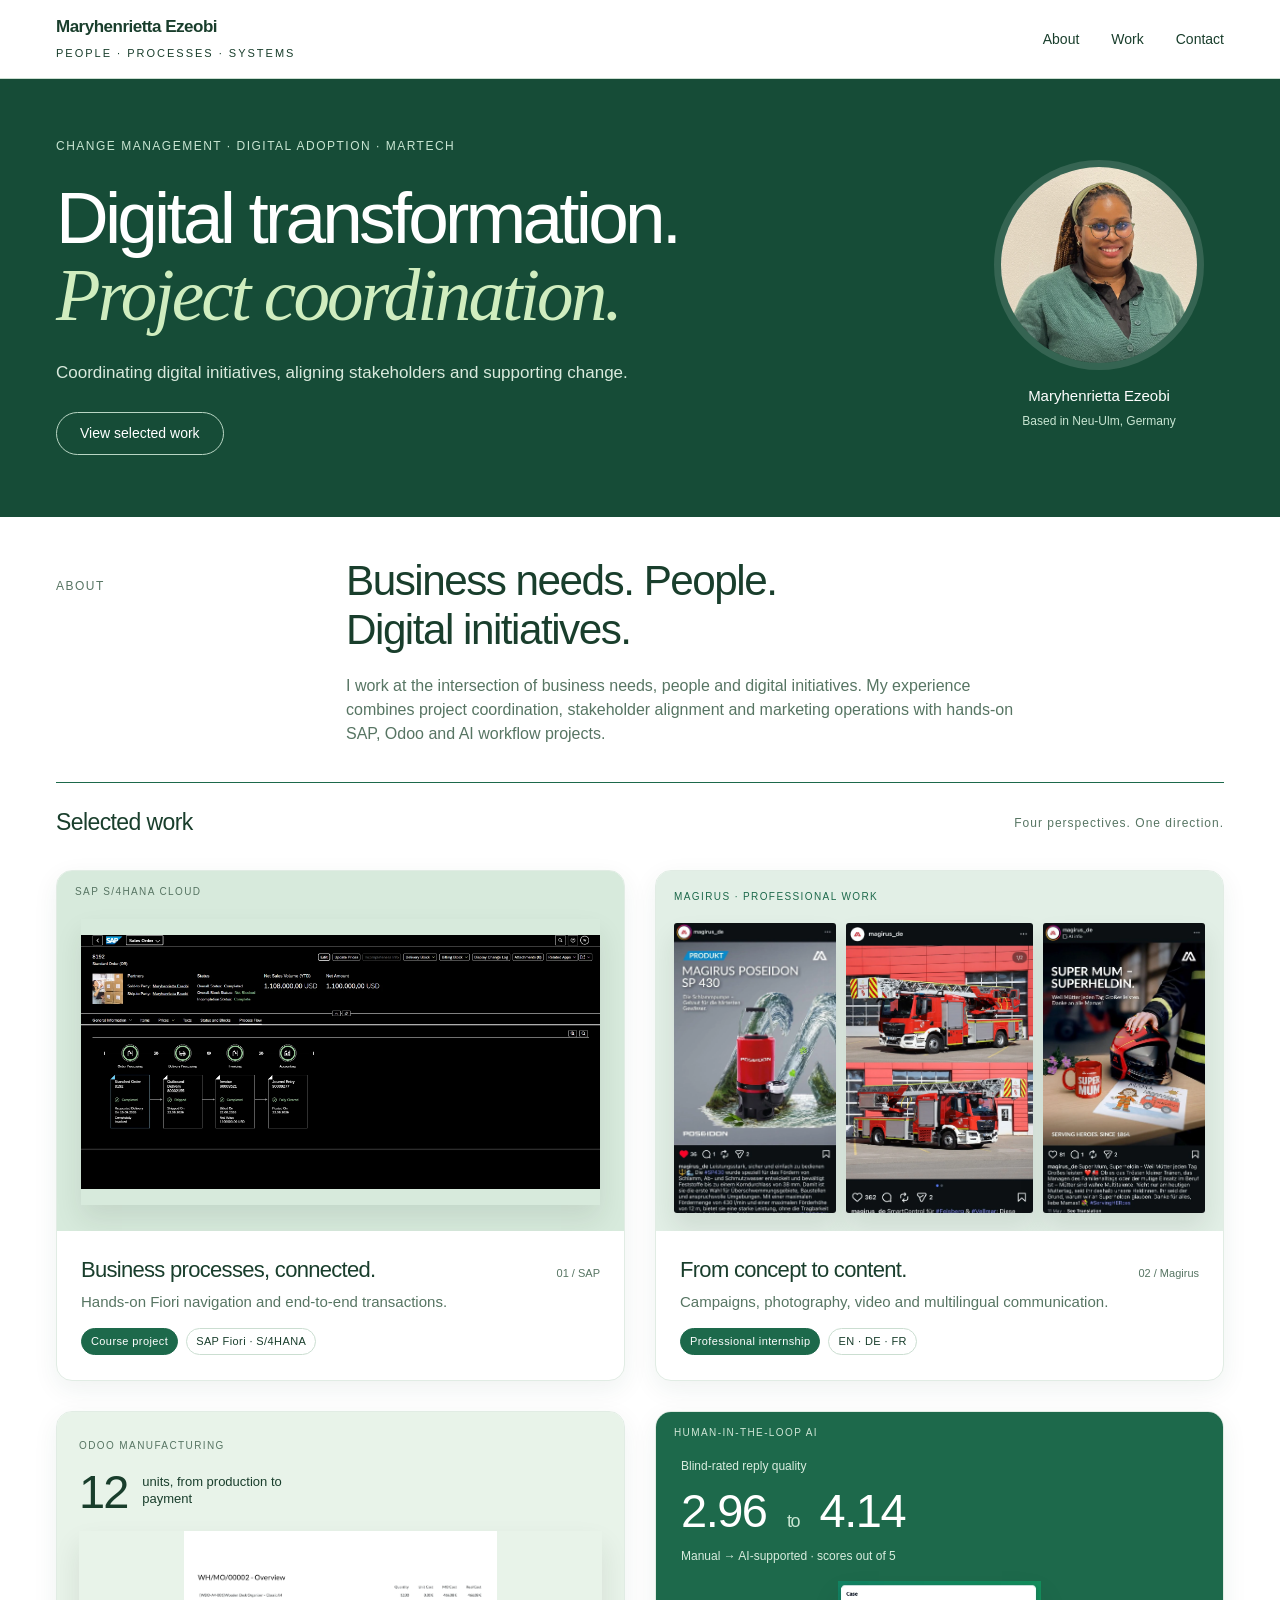
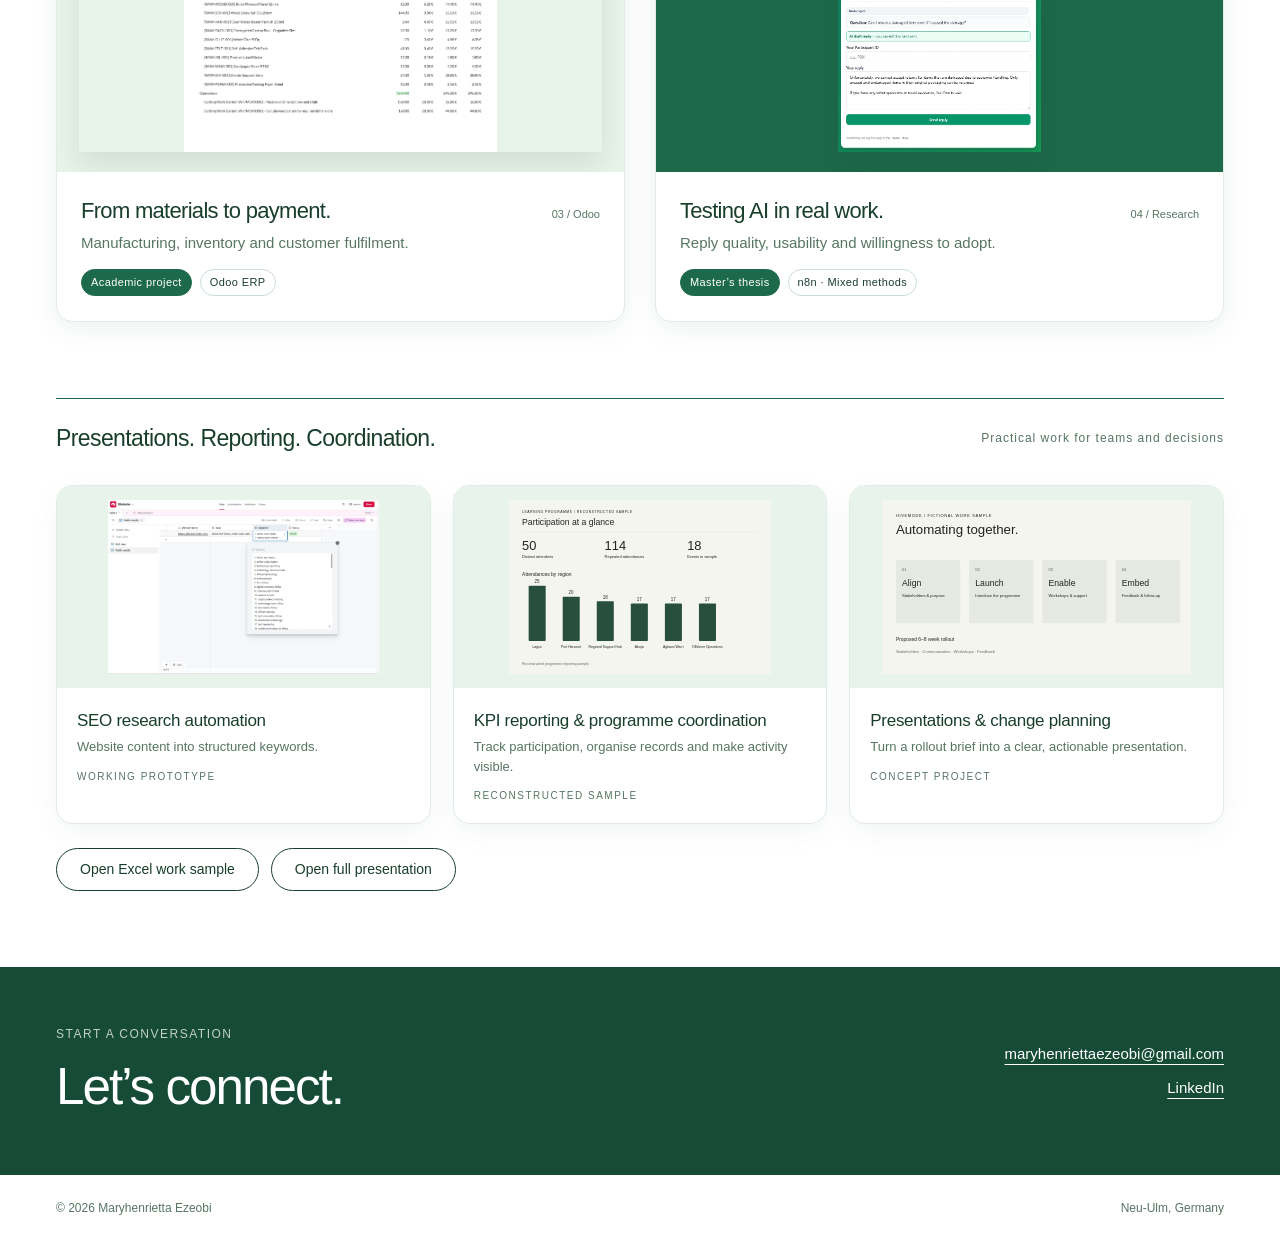
<file: index.html>
<!doctype html>
<html lang="en"><head><meta charset="utf-8"><meta name="viewport" content="width=device-width,initial-scale=1"><meta name="description" content="Maryhenrietta Ezeobi: digital transformation, project coordination, change support and marketing operations. Explore ERP, AI and professional communication work."><meta name="theme-color" content="#284e3d"><title>Digital transformation &amp; project coordination | Maryhenrietta Ezeobi</title><link rel="icon" href="assets/favicon.svg" type="image/svg+xml"><link rel="stylesheet" href="styles.css"><script src="main.js" defer></script><script src="content.js" defer></script><script src="content-edit.js" defer></script></head><body><a class="skip" href="#main">Skip to content</a><header class="site-header"><div class="container header-inner"><a class="brand" href="index.html" aria-label="Maryhenrietta Ezeobi, home"><span>Maryhenrietta Ezeobi</span><small>People · Processes · Systems</small></a><nav class="nav" aria-label="Main navigation"><a href="#about">About</a><a href="#work">Work</a><a href="#contact">Contact</a></nav></div></header><main id="main"><section class="hero-band"><div class="container hero"><div><p class="eyebrow" data-edit-text="index.html::text::0">Change management · Digital adoption · MarTech</p><h1 data-edit-text="index.html::text::1">Digital transformation.<br><em>Project coordination.</em></h1><p class="hero-copy" data-edit-text="index.html::text::2">Coordinating digital initiatives, aligning stakeholders and supporting change.</p><a class="pill hero-cta" href="#work">View selected work</a></div><div class="hero-portrait"><img src="assets/portrait.webp" alt="Maryhenrietta Ezeobi" width="230" height="230" data-edit-image="index.html::image::0"><p data-edit-text="index.html::text::3">Maryhenrietta Ezeobi</p><span>Based in Neu-Ulm, Germany</span></div></div></section><div class="container"><section class="about" id="about"><p class="eyebrow" data-edit-text="index.html::text::23">About</p><div><h2 data-edit-text="index.html::text::24">Business needs. People.<br>Digital initiatives.</h2><p data-edit-text="index.html::text::25">I work at the intersection of business needs, people and digital initiatives. My experience combines project coordination, stakeholder alignment and marketing operations with hands-on SAP, Odoo and AI workflow projects.</p></div></section><section id="work"><div class="section-head"><h2 data-edit-text="index.html::text::4">Selected work</h2><span>Four perspectives. One direction.</span></div><div class="project-grid">
<a class="project-card" href="projects/sap.html"><div class="project-image sap" data-label="SAP S/4HANA Cloud"><img src="assets/sap-flow.webp" alt="SAP sales process connected to delivery, billing and accounting" fetchpriority="high" data-edit-image="index.html::image::1"></div><div class="project-info"><div class="project-top"><h3 data-edit-text="index.html::text::5">Business processes, connected.</h3><span class="index">01 / SAP</span></div><p data-edit-text="index.html::text::6">Hands-on Fiori navigation and end-to-end transactions.</p><div class="tags"><span class="tag scope">Course project</span><span class="tag">SAP Fiori · S/4HANA</span></div></div></a>
<a class="project-card" href="projects/magirus.html"><div class="project-image magirus mosaic" data-label="Magirus · Professional work"><img src="assets/magirus-12.46.56.webp" alt="Magirus Poseidon product communication" data-edit-image="index.html::image::4"><img src="assets/magirus-16.45.33-3.webp" alt="Magirus firefighting vehicle social content" data-edit-image="index.html::image::5"><img src="assets/magirus-12.46.56-1.webp" alt="Magirus seasonal campaign content" data-edit-image="index.html::image::6"></div><div class="project-info"><div class="project-top"><h3 data-edit-text="index.html::text::11">From concept to content.</h3><span class="index">02 / Magirus</span></div><p data-edit-text="index.html::text::12">Campaigns, photography, video and multilingual communication.</p><div class="tags"><span class="tag scope">Professional internship</span><span class="tag">EN · DE · FR</span></div></div></a>
<a class="project-card" href="projects/odoo.html"><div class="project-image odoo" data-label="Odoo Manufacturing"><div class="odoo-proof"><strong>12</strong><span>units, from production to payment</span></div><img src="assets/odoo-manufacturing.webp" alt="Manufacturing overview for 12 wooden desk organisers" data-edit-image="index.html::image::2"></div><div class="project-info"><div class="project-top"><h3 data-edit-text="index.html::text::7">From materials to payment.</h3><span class="index">03 / Odoo</span></div><p data-edit-text="index.html::text::8">Manufacturing, inventory and customer fulfilment.</p><div class="tags"><span class="tag scope">Academic project</span><span class="tag">Odoo ERP</span></div></div></a>
<a class="project-card research-card" href="projects/ai.html"><div class="project-image ai" data-label="Human-in-the-loop AI"><div class="ai-proof"><span>Blind-rated reply quality</span><strong>2.96 <small>to</small> 4.14</strong><span>Manual → AI-supported · scores out of 5</span></div><img src="assets/ai-review.webp" alt="Editable AI customer-reply draft used in the thesis study" data-edit-image="index.html::image::3"></div><div class="project-info"><div class="project-top"><h3 data-edit-text="index.html::text::9">Testing AI in real work.</h3><span class="index">04 / Research</span></div><p data-edit-text="index.html::text::10">Reply quality, usability and willingness to adopt.</p><div class="tags"><span class="tag scope">Master’s thesis</span><span class="tag">n8n · Mixed methods</span></div></div></a>
</div></section><section class="supporting"><div class="section-head"><h2 data-edit-text="index.html::text::13">Presentations. Reporting. Coordination.</h2><span>Practical work for teams and decisions</span></div><div class="sample-grid">
<a class="sample" href="projects/seo.html"><div class="thumb"><img src="assets/seo-output.webp" alt="Structured SEO keyword results in Airtable" loading="lazy" data-edit-image="index.html::image::7"></div><div class="sample-copy"><h3 data-edit-text="index.html::text::14">SEO research automation</h3><p data-edit-text="index.html::text::15">Website content into structured keywords.</p><p class="eyebrow" data-edit-text="index.html::text::16">Working prototype</p></div></a>
<a class="sample" href="projects/dashboard.html"><div class="thumb"><img src="assets/dashboard.svg" alt="Reconstructed learning programme dashboard" loading="lazy" data-edit-image="index.html::image::8"></div><div class="sample-copy"><h3 data-edit-text="index.html::text::17">KPI reporting & programme coordination</h3><p data-edit-text="index.html::text::18">Track participation, organise records and make activity visible.</p><p class="eyebrow" data-edit-text="index.html::text::19">Reconstructed sample</p></div></a>
<a class="sample" href="projects/adoption.html"><div class="thumb"><img src="assets/adoption.svg" alt="Four-stage fictional AI adoption plan" loading="lazy" data-edit-image="index.html::image::9"></div><div class="sample-copy"><h3 data-edit-text="index.html::text::20">Presentations & change planning</h3><p data-edit-text="index.html::text::21">Turn a rollout brief into a clear, actionable presentation.</p><p class="eyebrow" data-edit-text="index.html::text::22">Concept project</p></div></a></div><div class="work-files"><a class="pill" href="https://docs.google.com/spreadsheets/d/1yiwFEixB5e1svYSDmoS6xka9wxKXDf3iH7-WndutVYQ/edit?usp=sharing" target="_blank" rel="noopener noreferrer">Open Excel work sample</a><a class="pill" href="https://docs.google.com/presentation/d/1NbHbXdCxtFbUAVs_v9HA9oSuCm-LeKra/edit?usp=sharing" target="_blank" rel="noopener noreferrer">Open full presentation</a></div></section>
</div></main><footer class="site-footer"><div class="contact" id="contact"><div class="container contact-inner"><div><p class="eyebrow">Start a conversation</p><h2>Let’s connect.</h2></div><div class="contact-links"><a href="mailto:maryhenriettaezeobi@gmail.com" data-edit-link="index.html::link::0">maryhenriettaezeobi@gmail.com</a><a href="https://www.linkedin.com/in/maryhenrietta-ezeobi-182b48171/" target="_blank" rel="noopener noreferrer" data-edit-link="index.html::link::1">LinkedIn</a></div></div></div><div class="container footer"><span>© 2026 Maryhenrietta Ezeobi</span><span>Neu-Ulm, Germany</span></div></footer></body></html>
</file>
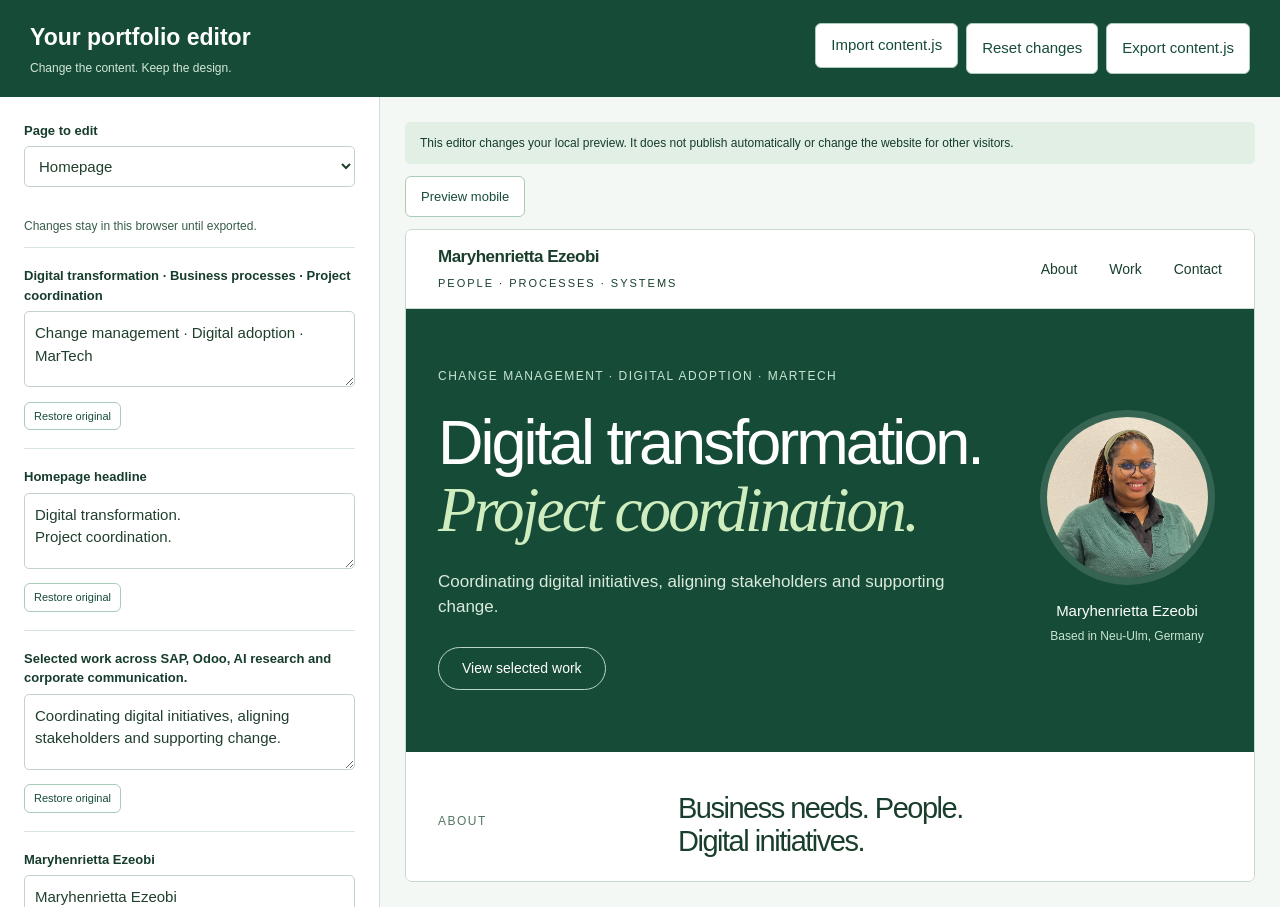
<file: editor.html>
<!doctype html><html lang="en"><head><meta charset="utf-8"><meta name="viewport" content="width=device-width,initial-scale=1"><title>Portfolio editor — Maryhenrietta Ezeobi</title><script src="content.js"></script><style>
*{box-sizing:border-box}body{margin:0;font:15px/1.5 Arial,sans-serif;background:#f3f8f4;color:#163c2c}header{padding:20px 30px;background:#164c37;color:white;display:flex;justify-content:space-between;gap:20px;align-items:center}h1{font-size:23px;margin:0}header p{font-size:12px;margin:4px 0 0;color:#d2e7d9}.tools{display:flex;gap:8px;flex-wrap:wrap}button,.import{font:inherit;padding:10px 15px;border:1px solid #abcab7;border-radius:6px;background:white;color:#164c37;cursor:pointer}.layout{display:grid;grid-template-columns:380px 1fr;min-height:calc(100vh - 90px)}aside{padding:24px;border-right:1px solid #d0dfd4;max-height:calc(100vh - 90px);overflow:auto;background:white}label{display:block;font-weight:600;font-size:13px;margin-bottom:6px}select,textarea,input[type=text]{font:inherit;width:100%;border:1px solid #c1d4c7;border-radius:5px;padding:10px;color:#203f2c;background:white}select{margin-bottom:18px}.field{padding:18px 0;border-top:1px solid #d8e4dc}.field label{overflow-wrap:anywhere}.field img{max-height:100px;max-width:100%;margin:10px 0}.field small{font-size:11px;color:#637b6d;display:block;margin:7px 0}textarea{resize:vertical;min-height:76px}input[type=file]{max-width:100%;font-size:12px}.preview{padding:25px;display:flex;flex-direction:column;gap:12px;min-width:0}iframe{width:100%;flex:1;min-height:650px;border:1px solid #c5d8cc;border-radius:7px;background:white}.notice{font-size:12px;padding:12px 15px;background:#e1efe5;border-radius:5px;margin:0}.status{font-size:12px;color:#385d48}.mobile-frame iframe{max-width:390px;margin:auto}.toggle{align-self:start;font-size:13px}.help{font-size:12px;padding:12px 0;line-height:1.6}.help strong{display:block}.import input{display:none}@media(max-width:800px){header{display:block;padding:18px}.tools{margin-top:15px}.layout{display:block}aside{max-height:65vh;border-right:0}.preview{padding:15px}iframe{min-height:700px}}
</style></head><body><header><div><h1>Your portfolio editor</h1><p>Change the content. Keep the design.</p></div><div class="tools"><label class="import">Import content.js<input id="import" type="file" accept=".js"></label><button id="reset" type="button">Reset changes</button><button id="export" type="button">Export content.js</button></div></header><div class="layout"><aside><label for="page">Page to edit</label><select id="page"></select><p class="status" id="status" role="status">Changes stay in this browser until exported.</p><div id="fields"></div><div class="help"><strong>To update your website</strong>Export content.js and replace the file with that name in your website folder. For GitHub Pages, upload that file to your repository. To have me continue editing, send me your latest content.js.</div></aside><section class="preview"><p class="notice">This editor changes your local preview. It does not publish automatically or change the website for other visitors.</p><button type="button" class="toggle" id="device">Preview mobile</button><iframe id="preview" src="index.html" title="Portfolio preview"></iframe></section></div><script>
const model=window.PORTFOLIO_CONTENT;
const key='maryhenrietta-portfolio-editor-v3';
let overrides=JSON.parse(JSON.stringify(model.overrides));
try{const saved=localStorage.getItem(key);if(saved)overrides=JSON.parse(saved);}catch(e){}
const page=document.getElementById('page'),frame=document.getElementById('preview'),fields=document.getElementById('fields');
const names={'index.html':'Homepage','projects/sap.html':'SAP','projects/odoo.html':'Odoo','projects/ai.html':'Thesis / AI','projects/magirus.html':'Magirus','projects/seo.html':'SEO automation','projects/dashboard.html':'Reporting sample','projects/adoption.html':'Adoption concept'};
for(const [value,label]of Object.entries(names)){const option=document.createElement('option');option.value=value;option.textContent=label;page.append(option);}
function preview(){frame.contentWindow.postMessage({type:'portfolio-preview-edit',values:overrides},'*');}
function update(field,value){overrides[field.type][field.key]=value;try{localStorage.setItem(key,JSON.stringify(overrides));document.getElementById('status').textContent='Draft saved in this browser.';}catch(e){document.getElementById('status').textContent='Preview updated. Export to save this draft.';}preview();}
function render(){fields.replaceChildren();for(const field of model.fields.filter(f=>f.page===page.value)){const wrap=document.createElement('div');wrap.className='field';const label=document.createElement('label');label.textContent=field.type==='image'?'Image: '+field.label:field.type==='link'?'Link: '+field.label:field.label;wrap.append(label);const value=overrides[field.type][field.key]??field.default;
 if(field.type==='image'){const image=document.createElement('img');image.src=value.replace(/^\.\.\//,'');image.alt=field.label;wrap.append(image);const upload=document.createElement('input');upload.type='file';upload.accept='image/*';upload.onchange=()=>{const file=upload.files[0];if(!file)return;if(file.size>8*1024*1024){document.getElementById('status').textContent='Please choose an image smaller than 8 MB.';return;}const reader=new FileReader();reader.onload=()=>{const im=new Image();im.onload=()=>{const canvas=document.createElement('canvas');const ratio=Math.min(1,1800/im.width);canvas.width=Math.round(im.width*ratio);canvas.height=Math.round(im.height*ratio);canvas.getContext('2d').drawImage(im,0,0,canvas.width,canvas.height);const data=canvas.toDataURL('image/webp',.88);image.src=data;update(field,data);};im.src=reader.result;};reader.readAsDataURL(file);};wrap.append(upload);
 }else{const input=document.createElement(field.type==='text'?'textarea':'input');if(field.type==='link')input.type='text';input.value=value;input.oninput=()=>update(field,input.value);label.htmlFor=field.key;input.id=field.key;wrap.append(input);}
 const restore=document.createElement('button');restore.type='button';restore.textContent='Restore original';restore.style.cssText='font-size:11px;margin-top:8px;padding:5px 9px';restore.onclick=()=>{delete overrides[field.type][field.key];try{localStorage.setItem(key,JSON.stringify(overrides));}catch(e){}render();frame.src=page.value;};wrap.append(restore);fields.append(wrap);}}
frame.addEventListener('load',preview);page.onchange=()=>{render();frame.src=page.value;};document.getElementById('device').onclick=()=>{const active=document.querySelector('.preview').classList.toggle('mobile-frame');document.getElementById('device').textContent=active?'Preview desktop':'Preview mobile';};
document.getElementById('export').onclick=()=>{const file='window.PORTFOLIO_CONTENT = '+JSON.stringify({fields:model.fields,overrides},null,2)+';\n';const url=URL.createObjectURL(new Blob([file],{type:'text/javascript'}));const a=document.createElement('a');a.href=url;a.download='content.js';a.click();setTimeout(()=>URL.revokeObjectURL(url),1000);document.getElementById('status').textContent='Exported. Replace content.js in your website folder.';};
document.getElementById('reset').onclick=()=>{overrides=JSON.parse(JSON.stringify(model.overrides));try{localStorage.removeItem(key);}catch(e){}render();frame.src=page.value;document.getElementById('status').textContent='Restored the saved website content.';};
document.getElementById('import').onchange=async e=>{const file=e.target.files[0];if(!file)return;try{const raw=await file.text();const start=raw.indexOf('{'),end=raw.lastIndexOf('}');const imported=JSON.parse(raw.slice(start,end+1));if(!imported.overrides)throw Error('Invalid content file');for(const kind of ['text','image','link'])if(!imported.overrides[kind]||typeof imported.overrides[kind]!=='object')throw Error('Invalid content file');overrides=imported.overrides;try{localStorage.setItem(key,JSON.stringify(overrides));}catch(e){}render();frame.src=page.value;document.getElementById('status').textContent='Imported your content.';}catch(e){document.getElementById('status').textContent='Could not import. Choose an exported content.js file.';}};
render();
</script></body></html>
</file>
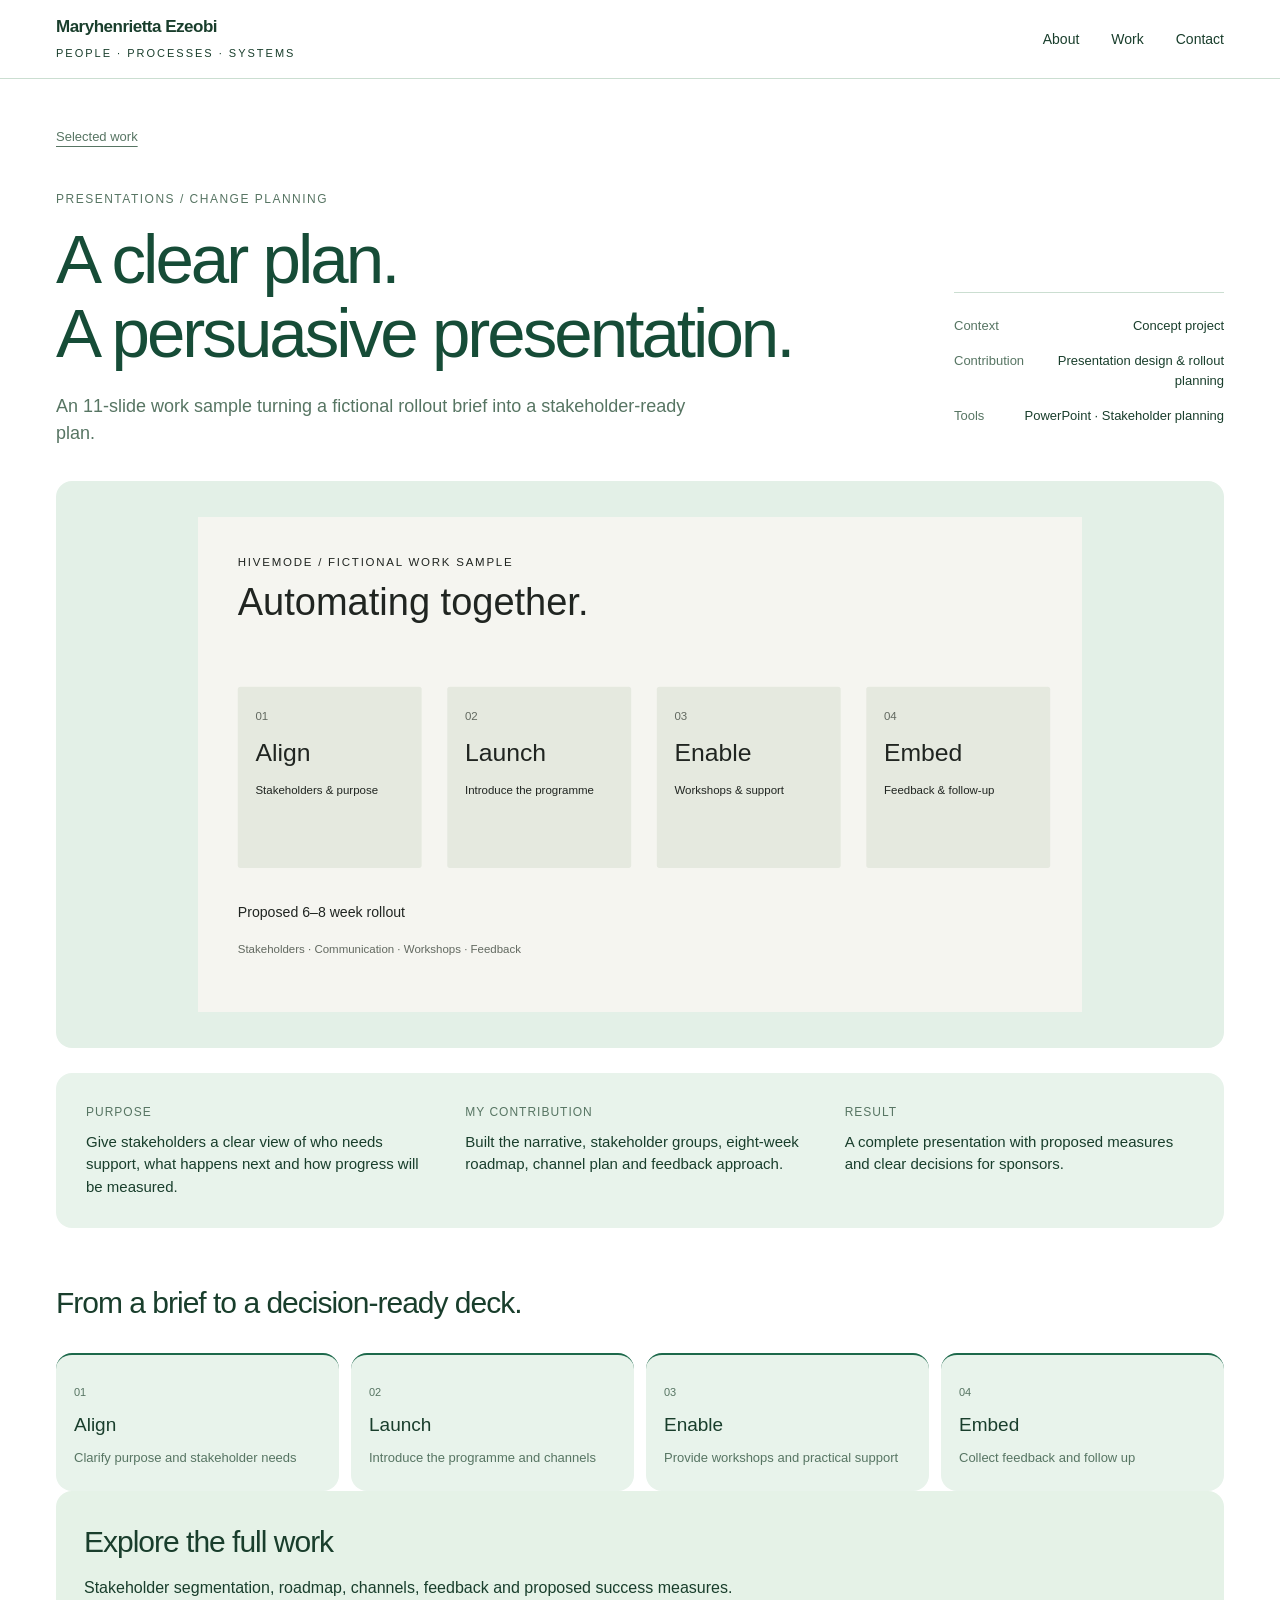
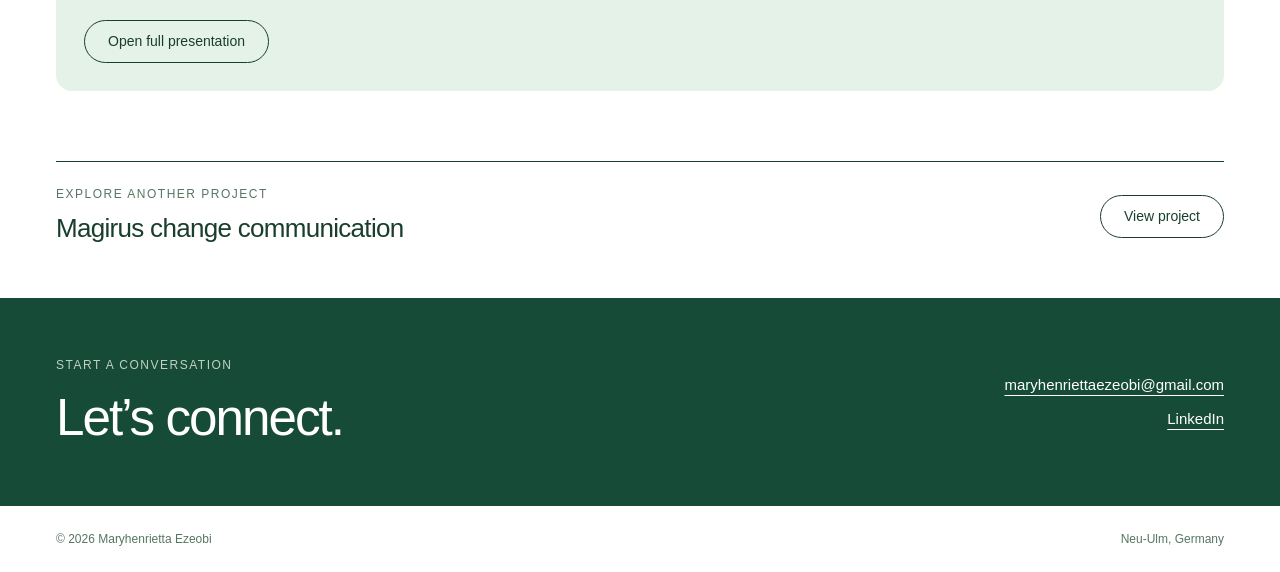
<file: projects/adoption.html>
<!doctype html>
<html lang="en"><head><meta charset="utf-8"><meta name="viewport" content="width=device-width,initial-scale=1"><meta name="description" content="A fictional AI adoption and communication plan with stakeholder alignment, workshops, practical support and feedback."><meta name="theme-color" content="#284e3d"><title>AI adoption — fictional planning concept | Maryhenrietta Ezeobi</title><link rel="icon" href="../assets/favicon.svg" type="image/svg+xml"><link rel="stylesheet" href="../styles.css"><script src="../main.js" defer></script><script src="../content.js" defer></script><script src="../content-edit.js" defer></script></head><body><a class="skip" href="#main">Skip to content</a><header class="site-header"><div class="container header-inner"><a class="brand" href="../index.html" aria-label="Maryhenrietta Ezeobi, home"><span>Maryhenrietta Ezeobi</span><small>People · Processes · Systems</small></a><nav class="nav" aria-label="Main navigation"><a href="../index.html#about">About</a><a href="../index.html#work">Work</a><a href="../index.html#contact">Contact</a></nav></div></header><main id="main"><div class="container"><section class="case-intro"><a class="back" href="../index.html#work">Selected work</a><div class="case-heading"><div><p class="eyebrow" data-edit-text="projects/adoption.html::text::0">Presentations / Change planning</p><h1 data-edit-text="projects/adoption.html::text::1">A clear plan.<br>A persuasive presentation.</h1><p class="intro" data-edit-text="projects/adoption.html::text::2">An 11-slide work sample turning a fictional rollout brief into a stakeholder-ready plan.</p></div><dl class="case-meta"><div><dt>Context</dt><dd data-edit-text="projects/adoption.html::text::3">Concept project</dd></div><div><dt>Contribution</dt><dd data-edit-text="projects/adoption.html::text::4">Presentation design & rollout planning</dd></div><div><dt>Tools</dt><dd data-edit-text="projects/adoption.html::text::5">PowerPoint · Stakeholder planning</dd></div></dl></div></section><div class="case-cover"><img src="../assets/adoption.svg" alt="Four-stage fictional HiveMode adoption plan: align, launch, enable and embed" width="1600" height="800" fetchpriority="high" data-edit-image="projects/adoption.html::image::0"></div><div class="facts"><div><h2 data-edit-text="projects/adoption.html::text::6">Purpose</h2><p data-edit-text="projects/adoption.html::text::7">Give stakeholders a clear view of who needs support, what happens next and how progress will be measured.</p></div><div><h2 data-edit-text="projects/adoption.html::text::8">My contribution</h2><p data-edit-text="projects/adoption.html::text::9">Built the narrative, stakeholder groups, eight-week roadmap, channel plan and feedback approach.</p></div><div><h2 data-edit-text="projects/adoption.html::text::10">Result</h2><p data-edit-text="projects/adoption.html::text::11">A complete presentation with proposed measures and clear decisions for sponsors.</p></div></div><section class="case-section"><h2 data-edit-text="projects/adoption.html::text::12">From a brief to a decision-ready deck.</h2><div class="simple-flow" style="--steps:4"><div class="flow-item"><small>01</small><h3 data-edit-text="projects/adoption.html::text::13">Align</h3><p data-edit-text="projects/adoption.html::text::14">Clarify purpose and stakeholder needs</p></div><div class="flow-item"><small>02</small><h3 data-edit-text="projects/adoption.html::text::15">Launch</h3><p data-edit-text="projects/adoption.html::text::16">Introduce the programme and channels</p></div><div class="flow-item"><small>03</small><h3 data-edit-text="projects/adoption.html::text::17">Enable</h3><p data-edit-text="projects/adoption.html::text::18">Provide workshops and practical support</p></div><div class="flow-item"><small>04</small><h3 data-edit-text="projects/adoption.html::text::19">Embed</h3><p data-edit-text="projects/adoption.html::text::20">Collect feedback and follow up</p></div></div></section><section class="case-section deliverable-access"><h2>Explore the full work</h2><p>Stakeholder segmentation, roadmap, channels, feedback and proposed success measures.</p><a class="pill" href="https://docs.google.com/presentation/d/1NbHbXdCxtFbUAVs_v9HA9oSuCm-LeKra/edit?usp=sharing" target="_blank" rel="noopener noreferrer">Open full presentation</a></section><div class="next-project"><div><p class="eyebrow" data-edit-text="projects/adoption.html::text::21">Explore another project</p><h2 data-edit-text="projects/adoption.html::text::22">Magirus change communication</h2></div><a class="pill" href="magirus.html">View project</a></div></div></main><footer class="site-footer"><div class="contact" id="contact"><div class="container contact-inner"><div><p class="eyebrow">Start a conversation</p><h2>Let’s connect.</h2></div><div class="contact-links"><a href="mailto:maryhenriettaezeobi@gmail.com" data-edit-link="projects/adoption.html::link::0">maryhenriettaezeobi@gmail.com</a><a href="https://www.linkedin.com/in/maryhenrietta-ezeobi-182b48171/" target="_blank" rel="noopener noreferrer" data-edit-link="projects/adoption.html::link::1">LinkedIn</a></div></div></div><div class="container footer"><span>© 2026 Maryhenrietta Ezeobi</span><span>Neu-Ulm, Germany</span></div></footer><dialog class="lightbox" aria-label="Enlarged project evidence"><div class="lightbox-toolbar"><p data-lightbox-caption></p><button class="lightbox-close" type="button">Close</button></div><div class="lightbox-body"><img alt=""><a data-original target="_blank" rel="noopener">Open image in a new tab</a></div></dialog></body></html>
</file>
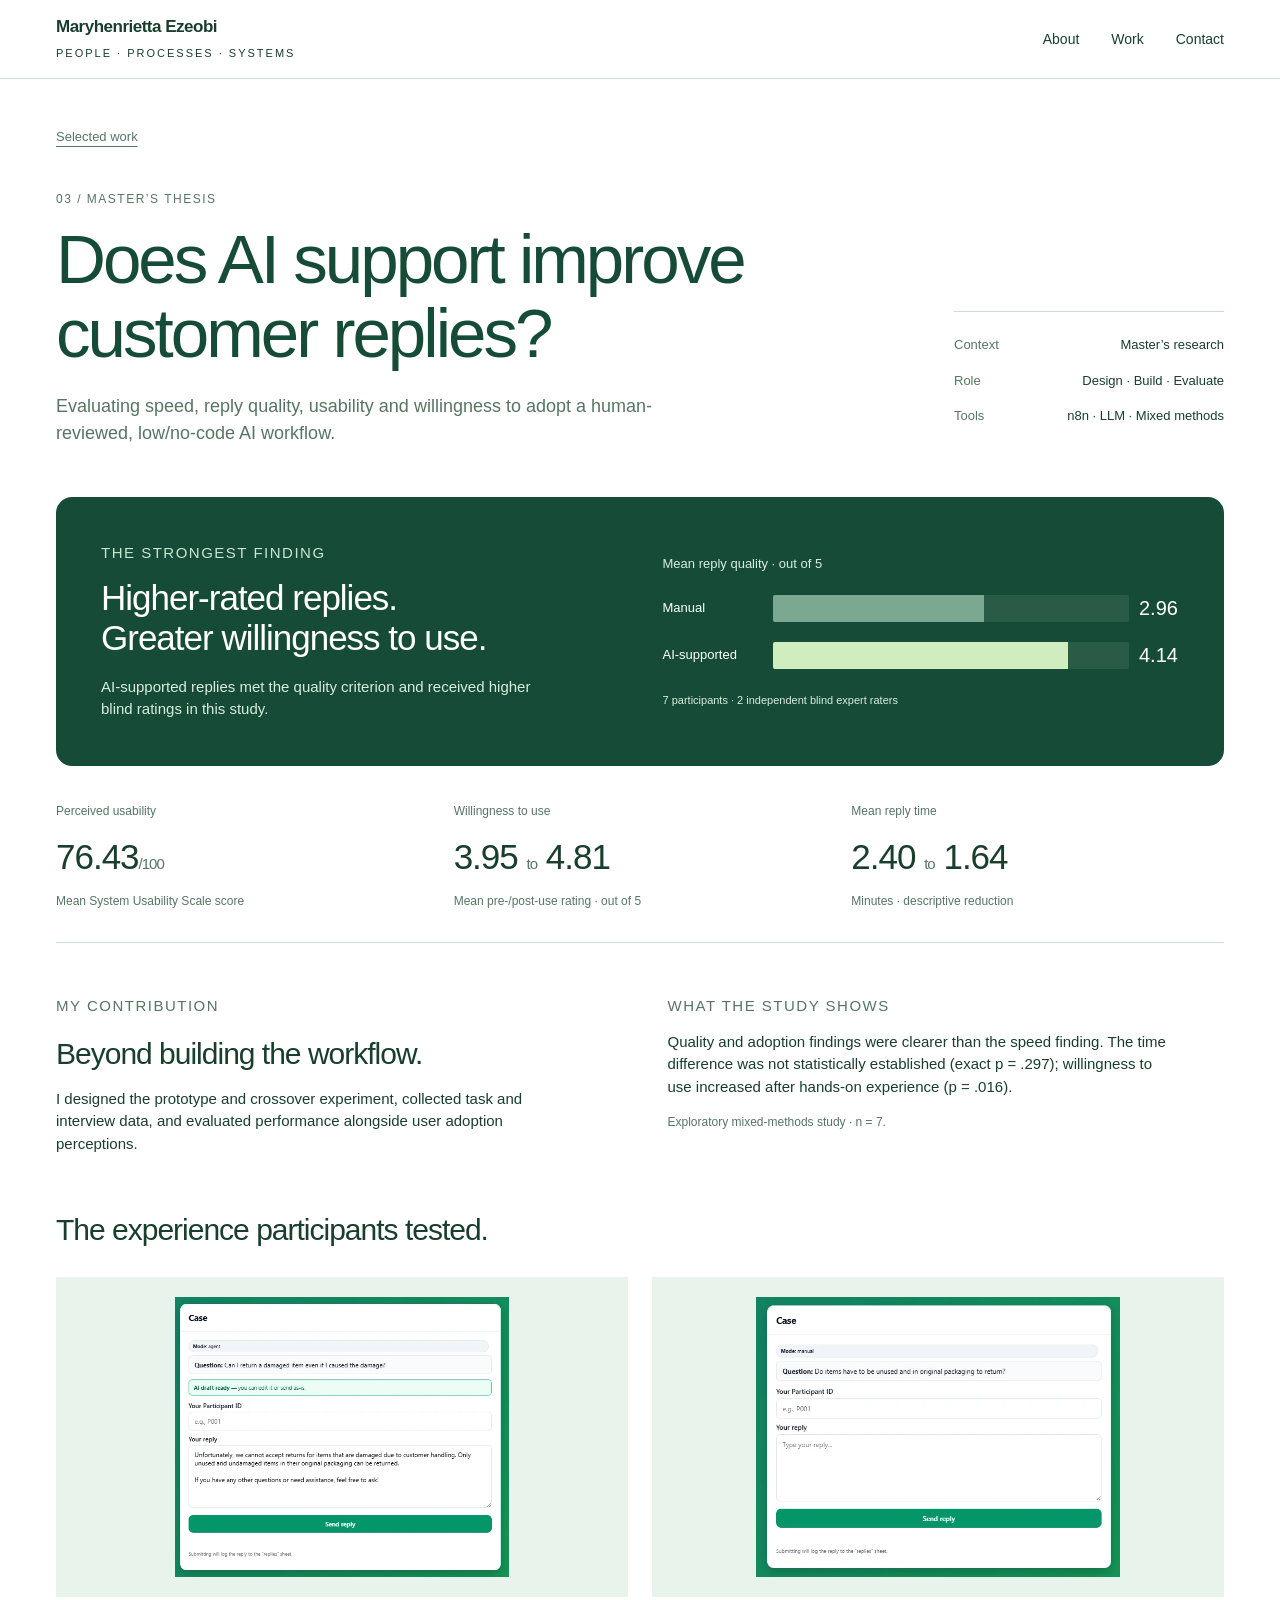
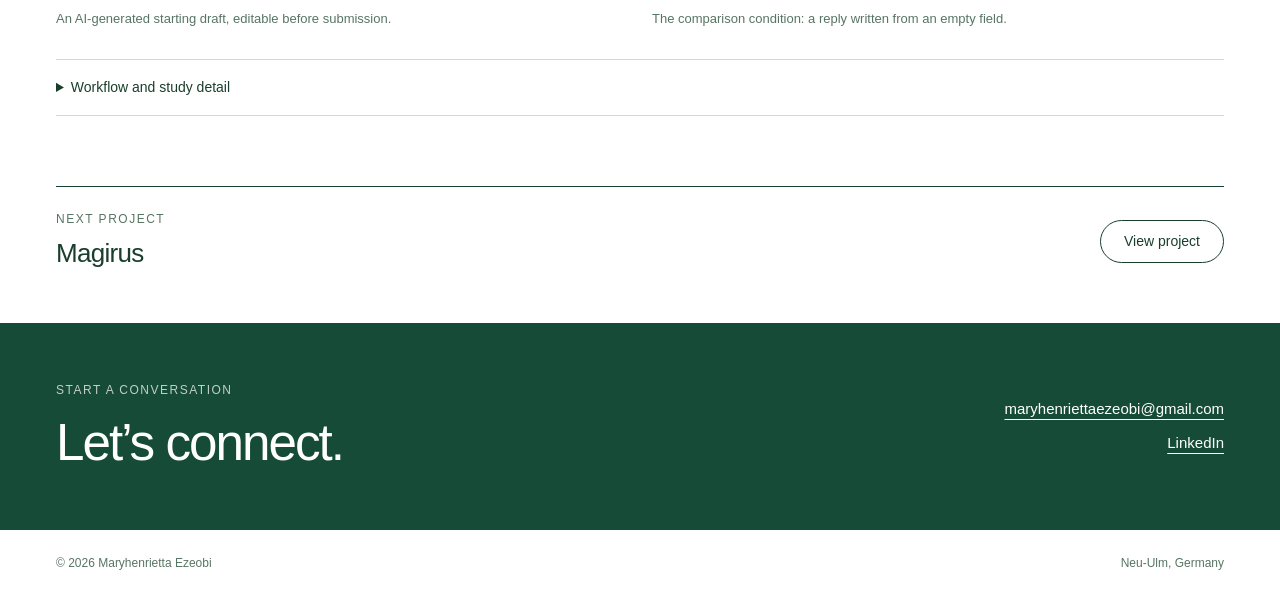
<file: projects/ai.html>
<!doctype html>
<html lang="en"><head><meta charset="utf-8"><meta name="viewport" content="width=device-width,initial-scale=1"><meta name="description" content="A master’s research prototype combining AI draft generation, human editing, submission and structured logs for e-commerce returns replies."><meta name="theme-color" content="#284e3d"><title>Human-in-the-loop AI — customer reply research | Maryhenrietta Ezeobi</title><link rel="icon" href="../assets/favicon.svg" type="image/svg+xml"><link rel="stylesheet" href="../styles.css"><script src="../main.js" defer></script><script src="../content.js" defer></script><script src="../content-edit.js" defer></script></head><body><a class="skip" href="#main">Skip to content</a><header class="site-header"><div class="container header-inner"><a class="brand" href="../index.html" aria-label="Maryhenrietta Ezeobi, home"><span>Maryhenrietta Ezeobi</span><small>People · Processes · Systems</small></a><nav class="nav" aria-label="Main navigation"><a href="../index.html#about">About</a><a href="../index.html#work">Work</a><a href="../index.html#contact">Contact</a></nav></div></header><main id="main"><div class="container"><section class="case-intro"><a class="back" href="../index.html#work">Selected work</a><div class="case-heading"><div><p class="eyebrow" data-edit-text="projects/ai.html::text::0">03 / Master’s thesis</p><h1 data-edit-text="projects/ai.html::text::1">Does AI support improve<br>customer replies?</h1><p class="intro" data-edit-text="projects/ai.html::text::2">Evaluating speed, reply quality, usability and willingness to adopt a human-reviewed, low/no-code AI workflow.</p></div><dl class="case-meta"><div><dt>Context</dt><dd data-edit-text="projects/ai.html::text::3">Master’s research</dd></div><div><dt>Role</dt><dd data-edit-text="projects/ai.html::text::4">Design · Build · Evaluate</dd></div><div><dt>Tools</dt><dd data-edit-text="projects/ai.html::text::5">n8n · LLM · Mixed methods</dd></div></dl></div></section><section class="research-results"><div><p class="eyebrow" data-edit-text="projects/ai.html::text::6">The strongest finding</p><h2 data-edit-text="projects/ai.html::text::7">Higher-rated replies.<br>Greater willingness to use.</h2><p data-edit-text="projects/ai.html::text::8">AI-supported replies met the quality criterion and received higher blind ratings in this study.</p></div><figure class="quality-chart"><figcaption data-edit-text="projects/ai.html::text::9">Mean reply quality · out of 5</figcaption><div class="bar-row"><span>Manual</span><div class="bar-track"><div style="width:59.2%"></div></div><strong>2.96</strong></div><div class="bar-row hitl"><span>AI-supported</span><div class="bar-track"><div style="width:82.8%"></div></div><strong>4.14</strong></div><p data-edit-text="projects/ai.html::text::10">7 participants · 2 independent blind expert raters</p></figure></section>
<div class="research-metrics"><div><span>Perceived usability</span><strong>76.43<small>/100</small></strong><p data-edit-text="projects/ai.html::text::11">Mean System Usability Scale score</p></div><div><span>Willingness to use</span><strong>3.95 <small>to</small> 4.81</strong><p data-edit-text="projects/ai.html::text::12">Mean pre-/post-use rating · out of 5</p></div><div><span>Mean reply time</span><strong>2.40 <small>to</small> 1.64</strong><p data-edit-text="projects/ai.html::text::13">Minutes · descriptive reduction</p></div></div>
<section class="case-section study-story"><div><p class="eyebrow" data-edit-text="projects/ai.html::text::14">My contribution</p><h2 data-edit-text="projects/ai.html::text::15">Beyond building the workflow.</h2><p data-edit-text="projects/ai.html::text::16">I designed the prototype and crossover experiment, collected task and interview data, and evaluated performance alongside user adoption perceptions.</p></div><div><p class="eyebrow" data-edit-text="projects/ai.html::text::17">What the study shows</p><p data-edit-text="projects/ai.html::text::18">Quality and adoption findings were clearer than the speed finding. The time difference was not statistically established (exact p = .297); willingness to use increased after hands-on experience (p = .016).</p><p class="study-note" data-edit-text="projects/ai.html::text::19">Exploratory mixed-methods study · n = 7.</p></div></section>
<section class="case-section"><h2 data-edit-text="projects/ai.html::text::20">The experience participants tested.</h2><div class="evidence-grid"><figure><button class="zoom-button" type="button" aria-label="Enlarge AI-supported reply interface"><img src="../assets/ai-review.webp" alt="AI-supported reply interface" loading="lazy" data-edit-image="projects/ai.html::image::0"></button><figcaption data-edit-text="projects/ai.html::text::21">An AI-generated starting draft, editable before submission.</figcaption></figure><figure><button class="zoom-button" type="button" aria-label="Enlarge Manual reply interface"><img src="../assets/ai-manual.webp" alt="Manual reply interface" loading="lazy" data-edit-image="projects/ai.html::image::1"></button><figcaption data-edit-text="projects/ai.html::text::22">The comparison condition: a reply written from an empty field.</figcaption></figure></div></section><details class="launchpad-proof"><summary>Workflow and study detail</summary><figure><button class="zoom-button" type="button" aria-label="Enlarge n8n customer-reply workflow"><img src="../assets/ai-workflow.webp" alt="n8n customer-reply workflow" loading="lazy" data-edit-image="projects/ai.html::image::2"></button><figcaption data-edit-text="projects/ai.html::text::23">The n8n workflow connects case input, draft generation and response logging.</figcaption></figure><p data-edit-text="projects/ai.html::text::24">Both conditions supplied the same return-policy reference. Quality was evaluated for accuracy, clarity, tone and actionability. Interviews explored usefulness, control and adoption concerns.</p></details><div class="next-project"><div><p class="eyebrow" data-edit-text="projects/ai.html::text::25">Next project</p><h2 data-edit-text="projects/ai.html::text::26">Magirus</h2></div><a class="pill" href="magirus.html">View project</a></div></div></main><footer class="site-footer"><div class="contact" id="contact"><div class="container contact-inner"><div><p class="eyebrow">Start a conversation</p><h2>Let’s connect.</h2></div><div class="contact-links"><a href="mailto:maryhenriettaezeobi@gmail.com" data-edit-link="projects/ai.html::link::0">maryhenriettaezeobi@gmail.com</a><a href="https://www.linkedin.com/in/maryhenrietta-ezeobi-182b48171/" target="_blank" rel="noopener noreferrer" data-edit-link="projects/ai.html::link::1">LinkedIn</a></div></div></div><div class="container footer"><span>© 2026 Maryhenrietta Ezeobi</span><span>Neu-Ulm, Germany</span></div></footer><dialog class="lightbox" aria-label="Enlarged project evidence"><div class="lightbox-toolbar"><p data-lightbox-caption></p><button class="lightbox-close" type="button">Close</button></div><div class="lightbox-body"><img alt=""><a data-original target="_blank" rel="noopener">Open image in a new tab</a></div></dialog></body></html>
</file>
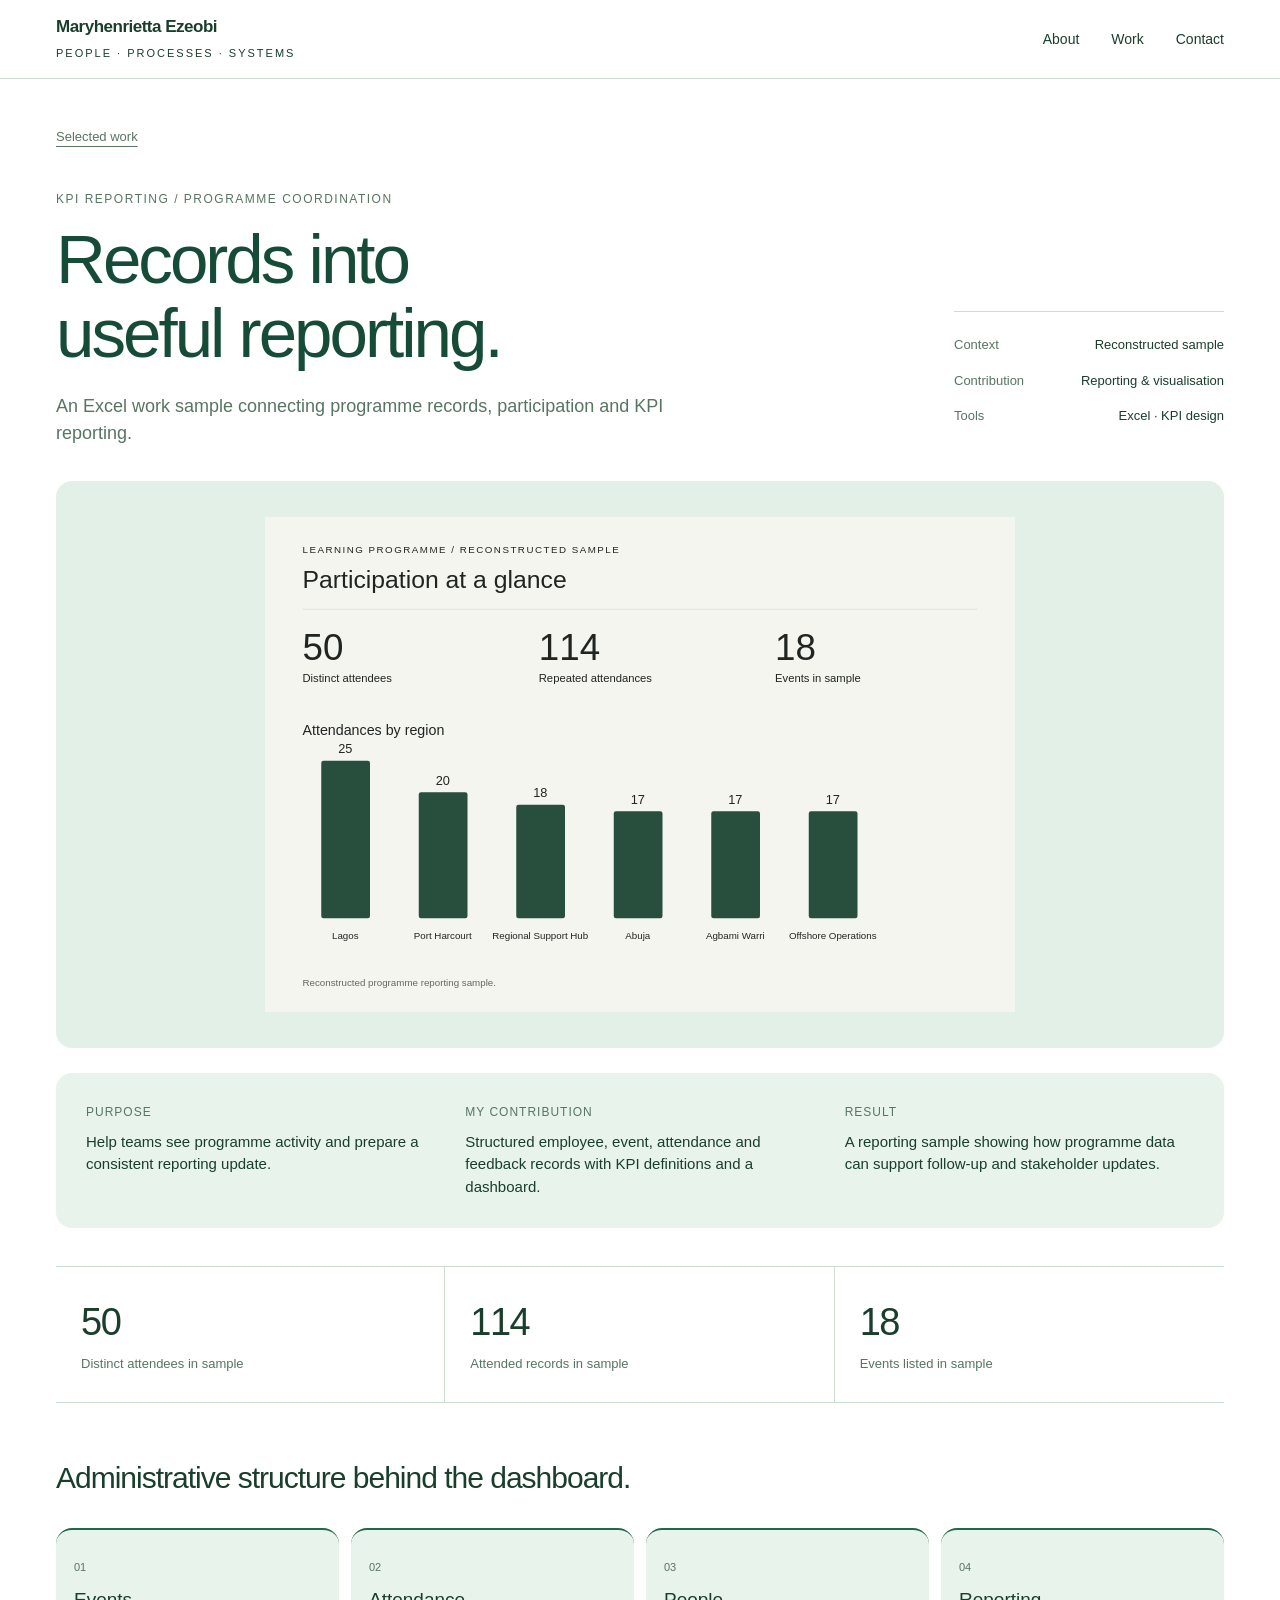
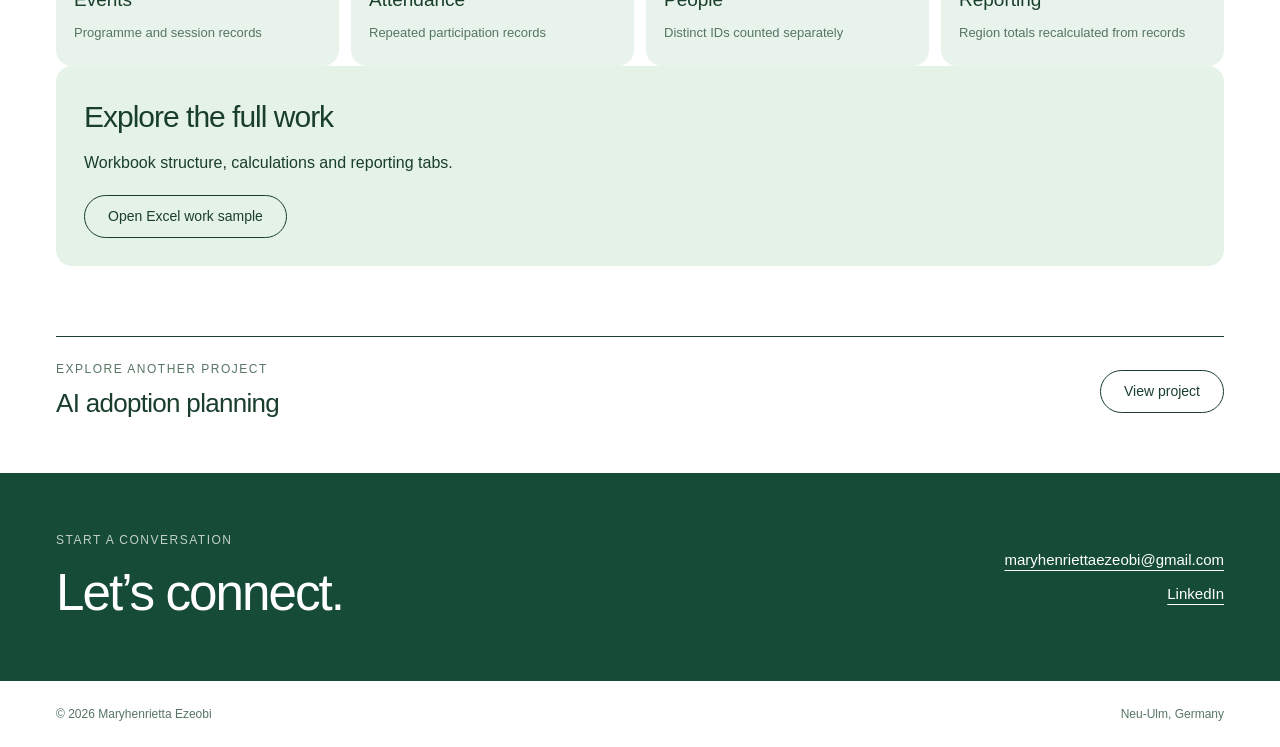
<file: projects/dashboard.html>
<!doctype html>
<html lang="en"><head><meta charset="utf-8"><meta name="viewport" content="width=device-width,initial-scale=1"><meta name="description" content="A clearly labelled reconstructed KPI dashboard sample, distinguishing distinct attendees from repeated attendances."><meta name="theme-color" content="#284e3d"><title>Programme reporting — reconstructed sample | Maryhenrietta Ezeobi</title><link rel="icon" href="../assets/favicon.svg" type="image/svg+xml"><link rel="stylesheet" href="../styles.css"><script src="../main.js" defer></script><script src="../content.js" defer></script><script src="../content-edit.js" defer></script></head><body><a class="skip" href="#main">Skip to content</a><header class="site-header"><div class="container header-inner"><a class="brand" href="../index.html" aria-label="Maryhenrietta Ezeobi, home"><span>Maryhenrietta Ezeobi</span><small>People · Processes · Systems</small></a><nav class="nav" aria-label="Main navigation"><a href="../index.html#about">About</a><a href="../index.html#work">Work</a><a href="../index.html#contact">Contact</a></nav></div></header><main id="main"><div class="container"><section class="case-intro"><a class="back" href="../index.html#work">Selected work</a><div class="case-heading"><div><p class="eyebrow" data-edit-text="projects/dashboard.html::text::0">KPI reporting / Programme coordination</p><h1 data-edit-text="projects/dashboard.html::text::1">Records into<br>useful reporting.</h1><p class="intro" data-edit-text="projects/dashboard.html::text::2">An Excel work sample connecting programme records, participation and KPI reporting.</p></div><dl class="case-meta"><div><dt>Context</dt><dd data-edit-text="projects/dashboard.html::text::3">Reconstructed sample</dd></div><div><dt>Contribution</dt><dd data-edit-text="projects/dashboard.html::text::4">Reporting &amp; visualisation</dd></div><div><dt>Tools</dt><dd data-edit-text="projects/dashboard.html::text::5">Excel · KPI design</dd></div></dl></div></section><div class="case-cover"><img src="../assets/dashboard.svg" alt="Reconstructed sample participation dashboard with recomputed counts" width="1600" height="800" fetchpriority="high" data-edit-image="projects/dashboard.html::image::0"></div><div class="facts"><div><h2 data-edit-text="projects/dashboard.html::text::6">Purpose</h2><p data-edit-text="projects/dashboard.html::text::7">Help teams see programme activity and prepare a consistent reporting update.</p></div><div><h2 data-edit-text="projects/dashboard.html::text::8">My contribution</h2><p data-edit-text="projects/dashboard.html::text::9">Structured employee, event, attendance and feedback records with KPI definitions and a dashboard.</p></div><div><h2 data-edit-text="projects/dashboard.html::text::10">Result</h2><p data-edit-text="projects/dashboard.html::text::11">A reporting sample showing how programme data can support follow-up and stakeholder updates.</p></div></div><div class="metric-strip"><div class="metric"><strong>50</strong><span>Distinct attendees in sample</span></div><div class="metric"><strong>114</strong><span>Attended records in sample</span></div><div class="metric"><strong>18</strong><span>Events listed in sample</span></div></div><section class="case-section"><h2 data-edit-text="projects/dashboard.html::text::12">Administrative structure behind the dashboard.</h2><div class="simple-flow" style="--steps:4"><div class="flow-item"><small>01</small><h3 data-edit-text="projects/dashboard.html::text::13">Events</h3><p data-edit-text="projects/dashboard.html::text::14">Programme and session records</p></div><div class="flow-item"><small>02</small><h3 data-edit-text="projects/dashboard.html::text::15">Attendance</h3><p data-edit-text="projects/dashboard.html::text::16">Repeated participation records</p></div><div class="flow-item"><small>03</small><h3 data-edit-text="projects/dashboard.html::text::17">People</h3><p data-edit-text="projects/dashboard.html::text::18">Distinct IDs counted separately</p></div><div class="flow-item"><small>04</small><h3 data-edit-text="projects/dashboard.html::text::19">Reporting</h3><p data-edit-text="projects/dashboard.html::text::20">Region totals recalculated from records</p></div></div></section><section class="case-section deliverable-access"><h2>Explore the full work</h2><p>Workbook structure, calculations and reporting tabs.</p><a class="pill" href="https://docs.google.com/spreadsheets/d/1yiwFEixB5e1svYSDmoS6xka9wxKXDf3iH7-WndutVYQ/edit?usp=sharing" target="_blank" rel="noopener noreferrer">Open Excel work sample</a></section><div class="next-project"><div><p class="eyebrow" data-edit-text="projects/dashboard.html::text::21">Explore another project</p><h2 data-edit-text="projects/dashboard.html::text::22">AI adoption planning</h2></div><a class="pill" href="adoption.html">View project</a></div></div></main><footer class="site-footer"><div class="contact" id="contact"><div class="container contact-inner"><div><p class="eyebrow">Start a conversation</p><h2>Let’s connect.</h2></div><div class="contact-links"><a href="mailto:maryhenriettaezeobi@gmail.com" data-edit-link="projects/dashboard.html::link::0">maryhenriettaezeobi@gmail.com</a><a href="https://www.linkedin.com/in/maryhenrietta-ezeobi-182b48171/" target="_blank" rel="noopener noreferrer" data-edit-link="projects/dashboard.html::link::1">LinkedIn</a></div></div></div><div class="container footer"><span>© 2026 Maryhenrietta Ezeobi</span><span>Neu-Ulm, Germany</span></div></footer><dialog class="lightbox" aria-label="Enlarged project evidence"><div class="lightbox-toolbar"><p data-lightbox-caption></p><button class="lightbox-close" type="button">Close</button></div><div class="lightbox-body"><img alt=""><a data-original target="_blank" rel="noopener">Open image in a new tab</a></div></dialog></body></html>
</file>
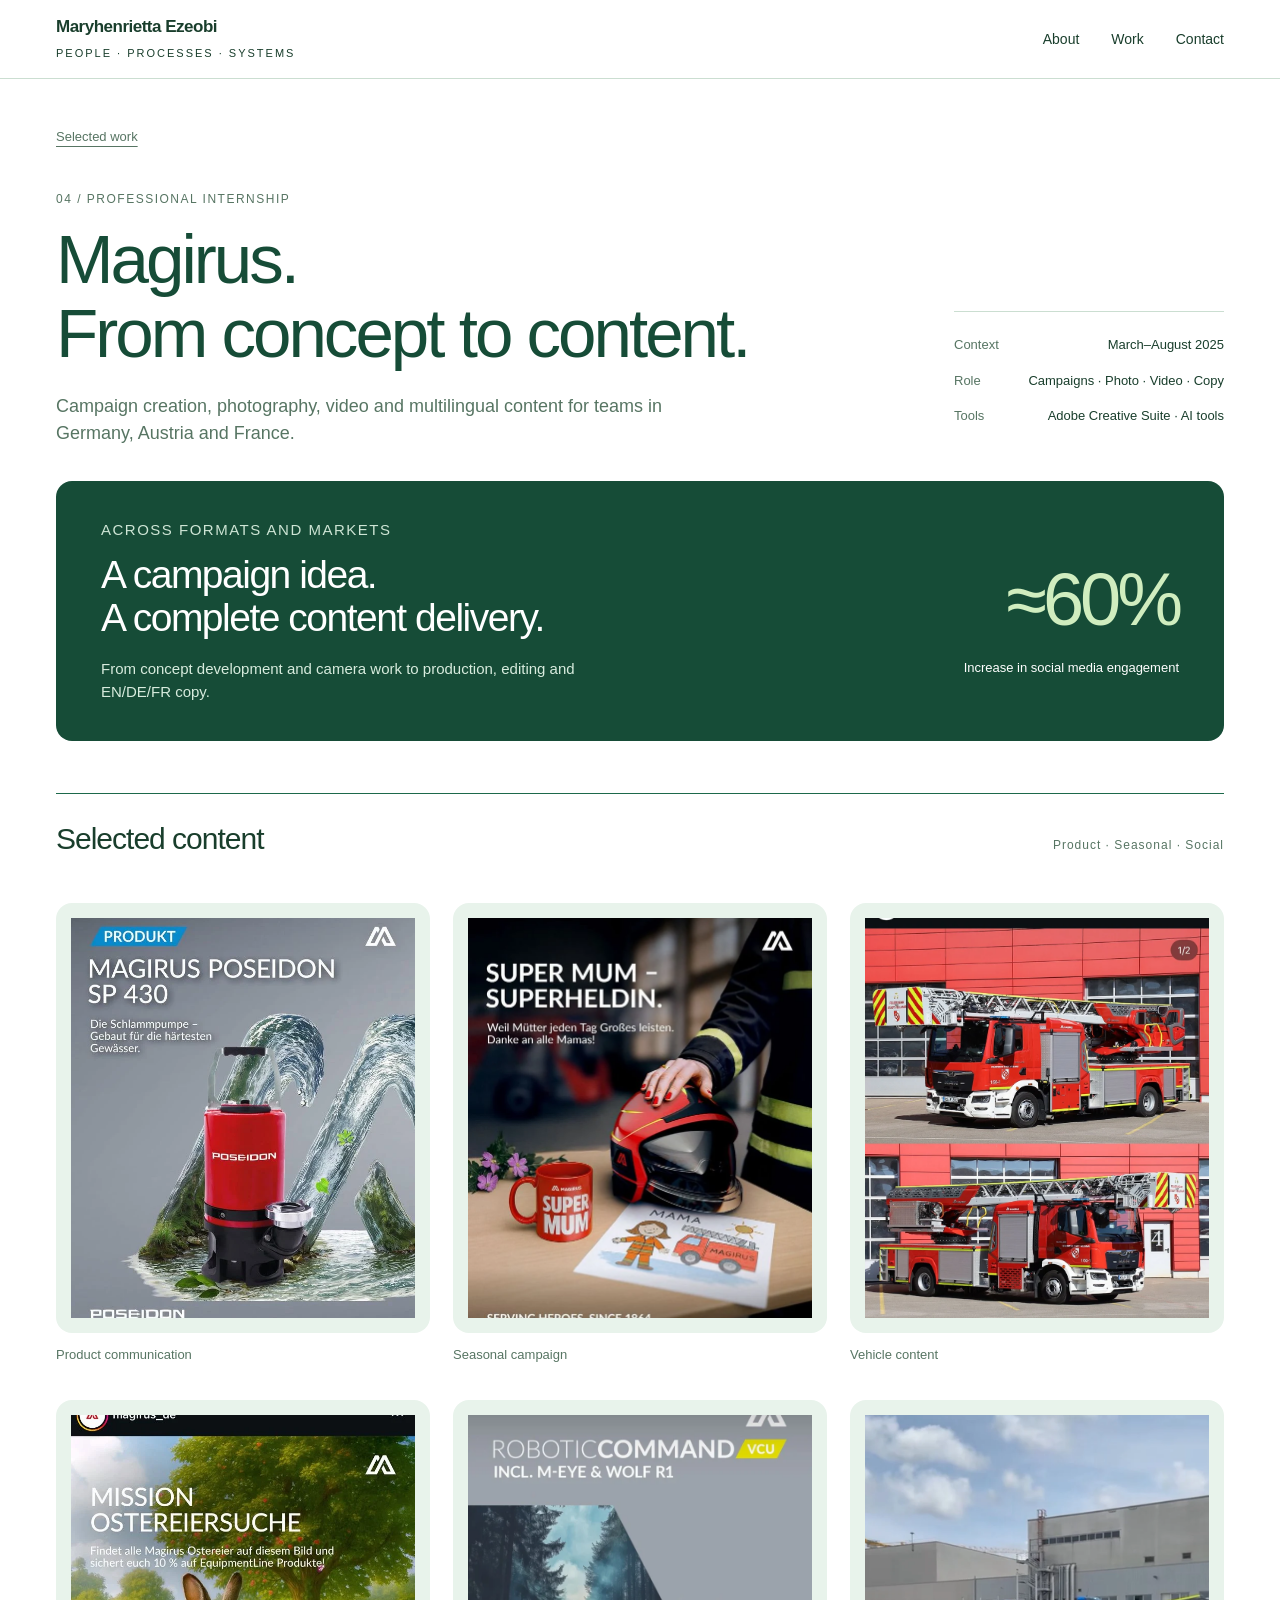
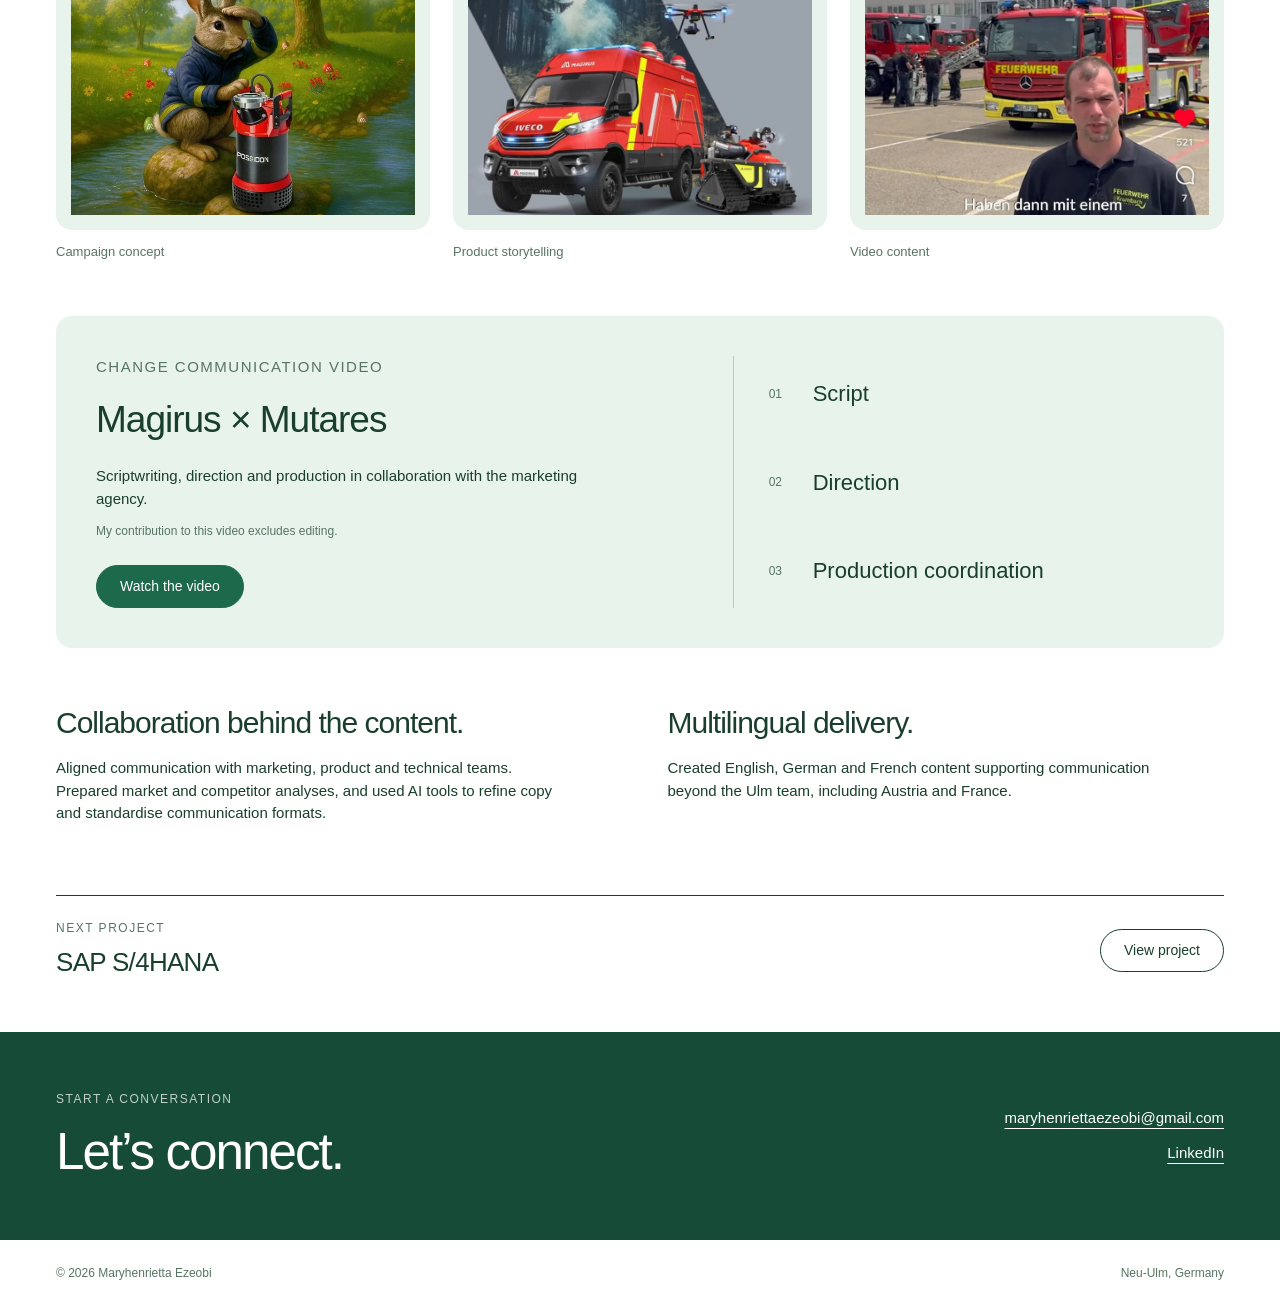
<file: projects/magirus.html>
<!doctype html>
<html lang="en"><head><meta charset="utf-8"><meta name="viewport" content="width=device-width,initial-scale=1"><meta name="description" content="Professional internship work: scriptwriting, direction and production of a Magirus change communication video in collaboration with a marketing agency."><meta name="theme-color" content="#284e3d"><title>Magirus — change communication | Maryhenrietta Ezeobi</title><link rel="icon" href="../assets/favicon.svg" type="image/svg+xml"><link rel="stylesheet" href="../styles.css"><script src="../main.js" defer></script><script src="../content.js" defer></script><script src="../content-edit.js" defer></script></head><body><a class="skip" href="#main">Skip to content</a><header class="site-header"><div class="container header-inner"><a class="brand" href="../index.html" aria-label="Maryhenrietta Ezeobi, home"><span>Maryhenrietta Ezeobi</span><small>People · Processes · Systems</small></a><nav class="nav" aria-label="Main navigation"><a href="../index.html#about">About</a><a href="../index.html#work">Work</a><a href="../index.html#contact">Contact</a></nav></div></header><main id="main"><div class="container"><section class="case-intro"><a class="back" href="../index.html#work">Selected work</a><div class="case-heading"><div><p class="eyebrow" data-edit-text="projects/magirus.html::text::0">04 / Professional internship</p><h1 data-edit-text="projects/magirus.html::text::1">Magirus.<br>From concept to content.</h1><p class="intro" data-edit-text="projects/magirus.html::text::2">Campaign creation, photography, video and multilingual content for teams in Germany, Austria and France.</p></div><dl class="case-meta"><div><dt>Context</dt><dd data-edit-text="projects/magirus.html::text::3">March–August 2025</dd></div><div><dt>Role</dt><dd data-edit-text="projects/magirus.html::text::4">Campaigns · Photo · Video · Copy</dd></div><div><dt>Tools</dt><dd data-edit-text="projects/magirus.html::text::5">Adobe Creative Suite · AI tools</dd></div></dl></div></section><div class="magirus-lead"><div><p class="eyebrow" data-edit-text="projects/magirus.html::text::6">Across formats and markets</p><h2 data-edit-text="projects/magirus.html::text::7">A campaign idea.<br>A complete content delivery.</h2><p data-edit-text="projects/magirus.html::text::8">From concept development and camera work to production, editing and EN/DE/FR copy.</p></div><div class="magirus-number"><strong>≈60%</strong><span>Increase in social media engagement</span></div></div><section class="case-section"><div class="section-head"><h2 data-edit-text="projects/magirus.html::text::9">Selected content</h2><span>Product · Seasonal · Social</span></div><div class="social-gallery"><figure><button class="zoom-button" type="button" aria-label="Enlarge Magirus Poseidon pump communication"><img src="../assets/magirus-12.46.56.webp" alt="Magirus Poseidon pump communication" loading="lazy" data-edit-image="projects/magirus.html::image::0"></button><figcaption data-edit-text="projects/magirus.html::text::10">Product communication</figcaption></figure><figure><button class="zoom-button" type="button" aria-label="Enlarge Magirus Super Mum seasonal campaign"><img src="../assets/magirus-12.46.56-1.webp" alt="Magirus Super Mum seasonal campaign" loading="lazy" data-edit-image="projects/magirus.html::image::1"></button><figcaption data-edit-text="projects/magirus.html::text::11">Seasonal campaign</figcaption></figure><figure><button class="zoom-button" type="button" aria-label="Enlarge Magirus SmartControl firefighting vehicle social post"><img src="../assets/magirus-16.45.33-3.webp" alt="Magirus SmartControl firefighting vehicle social post" loading="lazy" data-edit-image="projects/magirus.html::image::2"></button><figcaption data-edit-text="projects/magirus.html::text::12">Vehicle content</figcaption></figure><figure><button class="zoom-button" type="button" aria-label="Enlarge Magirus Easter campaign"><img src="../assets/magirus-12.46.56-3.webp" alt="Magirus Easter campaign" loading="lazy" data-edit-image="projects/magirus.html::image::3"></button><figcaption data-edit-text="projects/magirus.html::text::13">Campaign concept</figcaption></figure><figure><button class="zoom-button" type="button" aria-label="Enlarge Magirus RoboticCommand product content"><img src="../assets/magirus-16.45.33.webp" alt="Magirus RoboticCommand product content" loading="lazy" data-edit-image="projects/magirus.html::image::4"></button><figcaption data-edit-text="projects/magirus.html::text::14">Product storytelling</figcaption></figure><figure><button class="zoom-button" type="button" aria-label="Enlarge Magirus firefighter video screenshot"><img src="../assets/magirus-16.45.33-1.webp" alt="Magirus firefighter video screenshot" loading="lazy" data-edit-image="projects/magirus.html::image::5"></button><figcaption data-edit-text="projects/magirus.html::text::15">Video content</figcaption></figure></div></section><section class="case-section magirus-video"><div><p class="eyebrow" data-edit-text="projects/magirus.html::text::16">Change communication video</p><h2 data-edit-text="projects/magirus.html::text::17">Magirus × Mutares</h2><p data-edit-text="projects/magirus.html::text::18">Scriptwriting, direction and production in collaboration with the marketing agency.</p><p class="video-credit" data-edit-text="projects/magirus.html::text::19">My contribution to this video excludes editing.</p><a class="pill filled" href="https://www.linkedin.com/posts/portfolioinsights-mutares-magirus-ugcPost-7363461561350336512-vyP2/" target="_blank" rel="noopener noreferrer">Watch the video</a></div><div class="video-role"><span>01</span><h3 data-edit-text="projects/magirus.html::text::20">Script</h3><span>02</span><h3 data-edit-text="projects/magirus.html::text::21">Direction</h3><span>03</span><h3 data-edit-text="projects/magirus.html::text::22">Production coordination</h3></div></section><section class="case-section"><div class="study-story"><div><h2 data-edit-text="projects/magirus.html::text::23">Collaboration behind the content.</h2><p data-edit-text="projects/magirus.html::text::24">Aligned communication with marketing, product and technical teams. Prepared market and competitor analyses, and used AI tools to refine copy and standardise communication formats.</p></div><div><h2 data-edit-text="projects/magirus.html::text::25">Multilingual delivery.</h2><p data-edit-text="projects/magirus.html::text::26">Created English, German and French content supporting communication beyond the Ulm team, including Austria and France.</p></div></div></section><div class="next-project"><div><p class="eyebrow" data-edit-text="projects/magirus.html::text::27">Next project</p><h2 data-edit-text="projects/magirus.html::text::28">SAP S/4HANA</h2></div><a class="pill" href="sap.html">View project</a></div></div></main><footer class="site-footer"><div class="contact" id="contact"><div class="container contact-inner"><div><p class="eyebrow">Start a conversation</p><h2>Let’s connect.</h2></div><div class="contact-links"><a href="mailto:maryhenriettaezeobi@gmail.com" data-edit-link="projects/magirus.html::link::0">maryhenriettaezeobi@gmail.com</a><a href="https://www.linkedin.com/in/maryhenrietta-ezeobi-182b48171/" target="_blank" rel="noopener noreferrer" data-edit-link="projects/magirus.html::link::1">LinkedIn</a></div></div></div><div class="container footer"><span>© 2026 Maryhenrietta Ezeobi</span><span>Neu-Ulm, Germany</span></div></footer><dialog class="lightbox" aria-label="Enlarged project evidence"><div class="lightbox-toolbar"><p data-lightbox-caption></p><button class="lightbox-close" type="button">Close</button></div><div class="lightbox-body"><img alt=""><a data-original target="_blank" rel="noopener">Open image in a new tab</a></div></dialog></body></html>
</file>
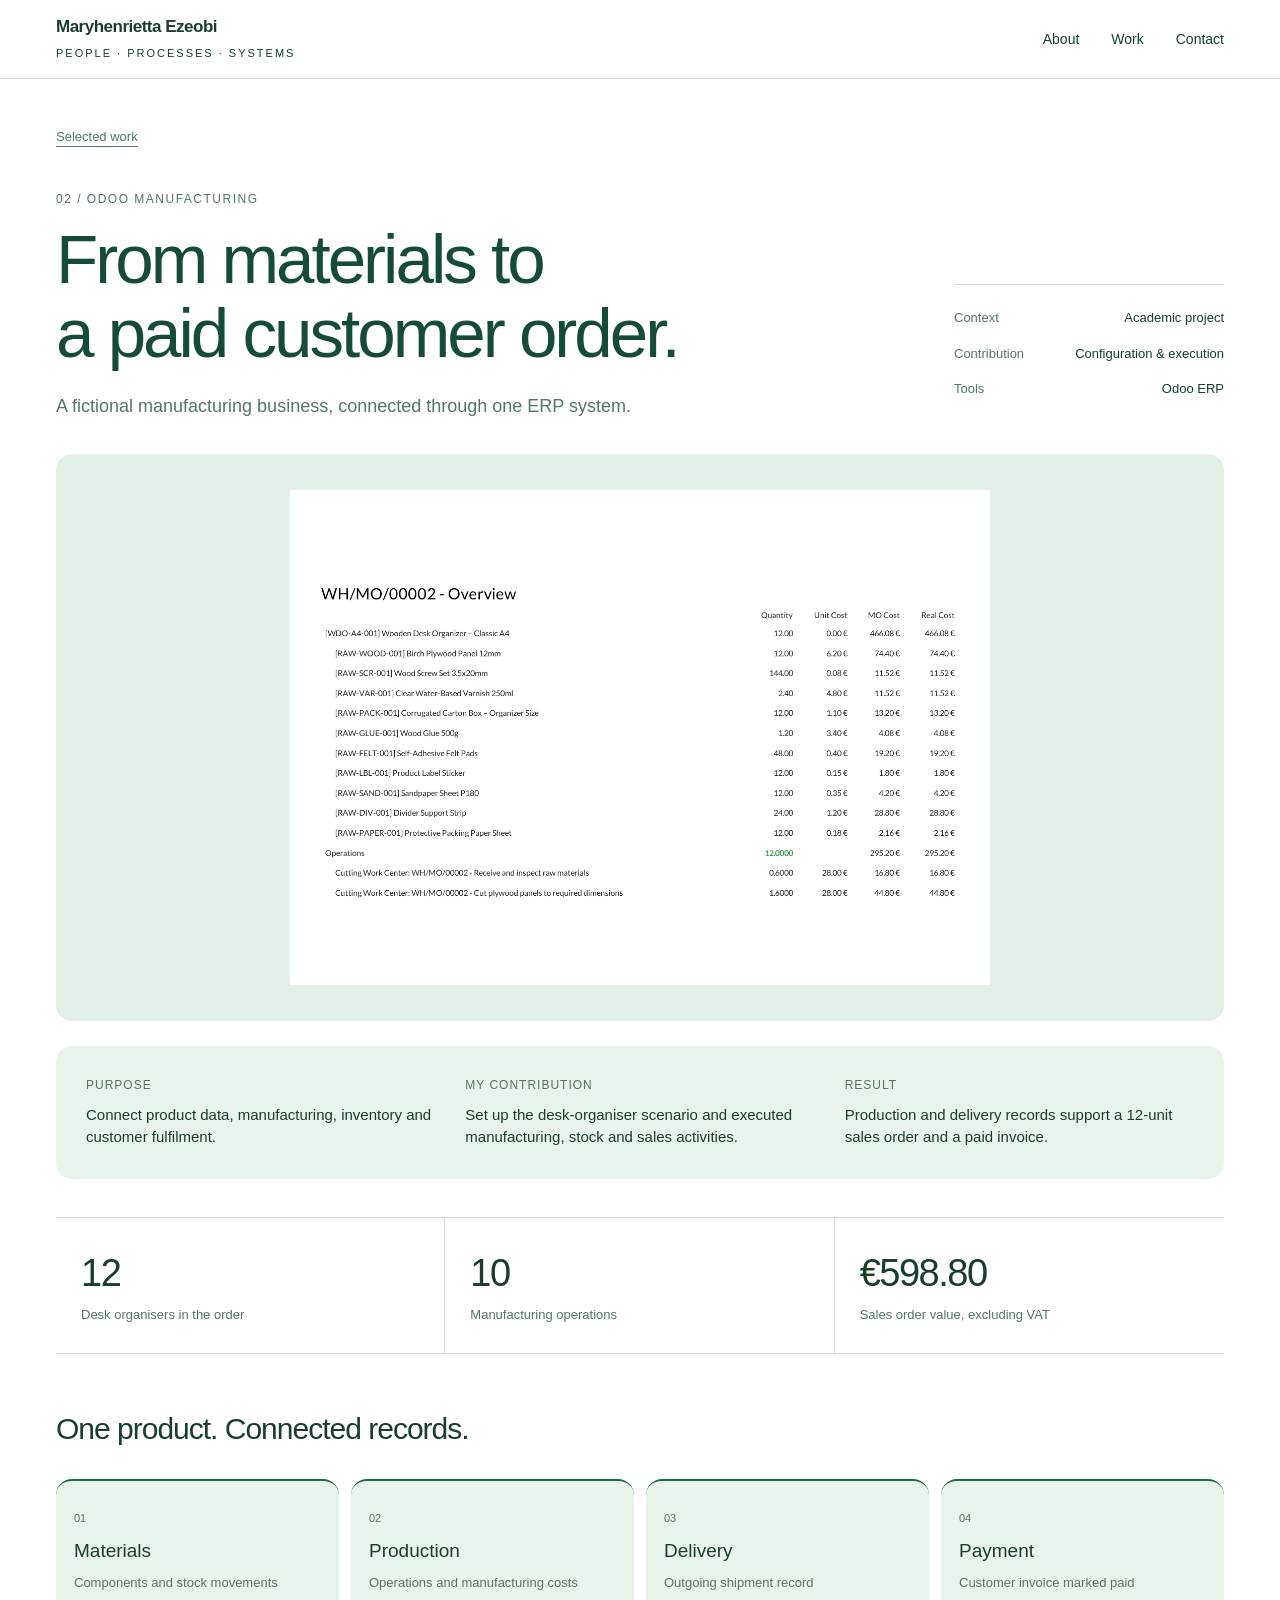
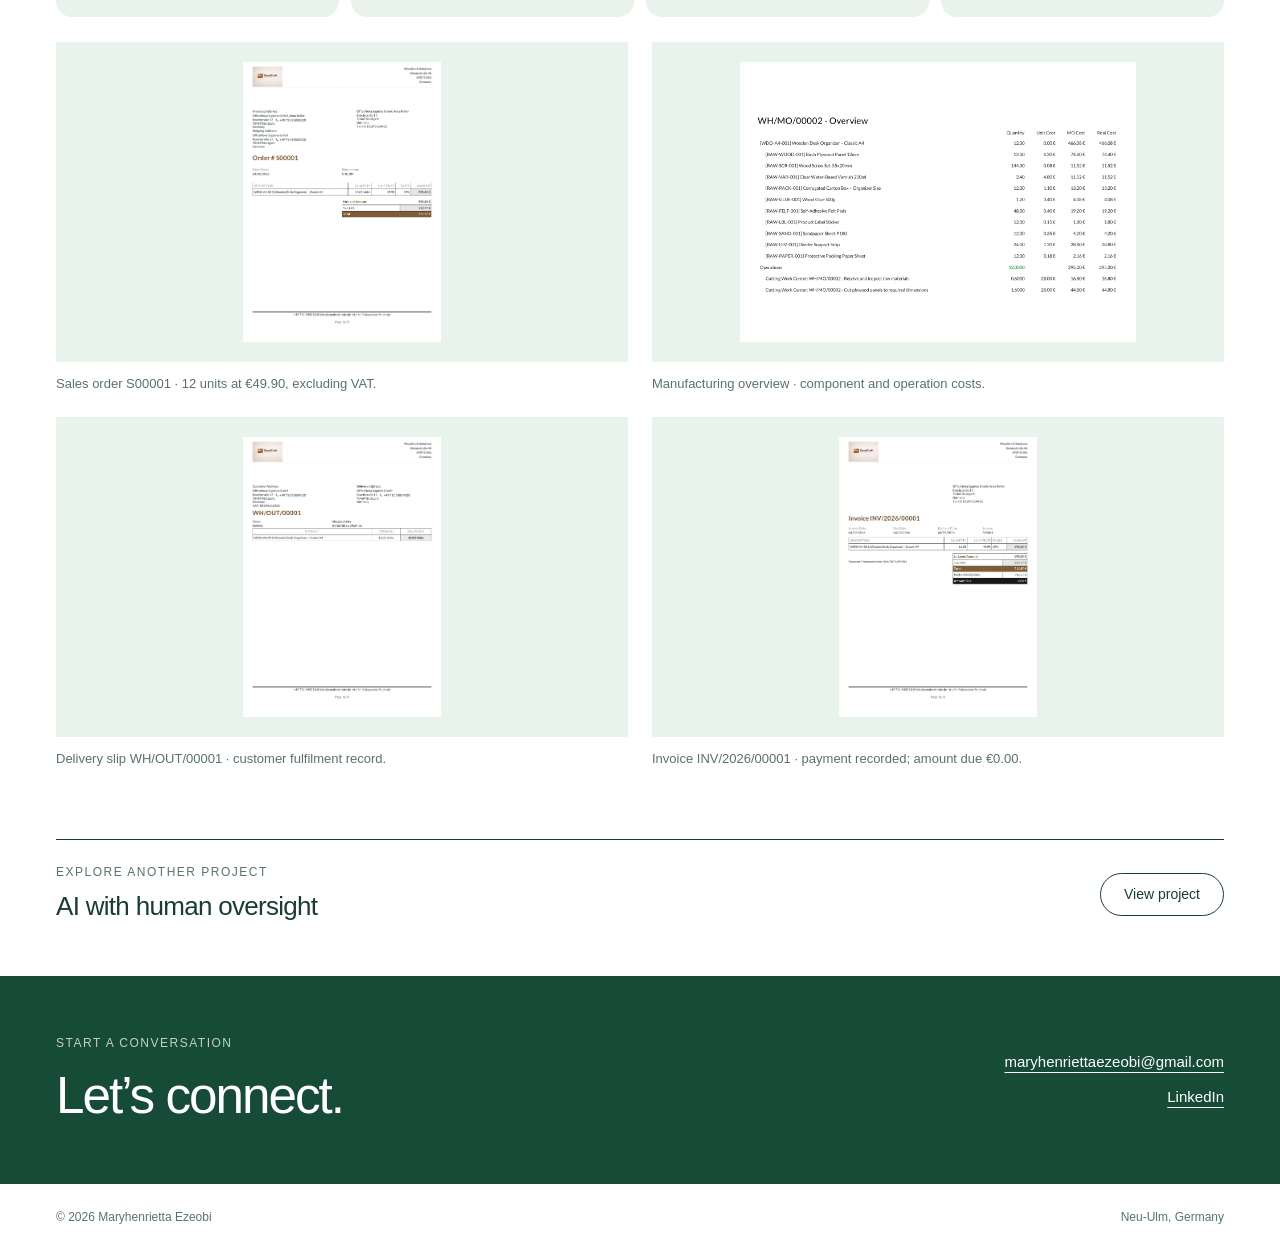
<file: projects/odoo.html>
<!doctype html>
<html lang="en"><head><meta charset="utf-8"><meta name="viewport" content="width=device-width,initial-scale=1"><meta name="description" content="An academic Odoo ERP manufacturing case connecting product data, components, operations, delivery and a paid customer invoice."><meta name="theme-color" content="#284e3d"><title>Odoo — manufacturing and fulfilment | Maryhenrietta Ezeobi</title><link rel="icon" href="../assets/favicon.svg" type="image/svg+xml"><link rel="stylesheet" href="../styles.css"><script src="../main.js" defer></script><script src="../content.js" defer></script><script src="../content-edit.js" defer></script></head><body><a class="skip" href="#main">Skip to content</a><header class="site-header"><div class="container header-inner"><a class="brand" href="../index.html" aria-label="Maryhenrietta Ezeobi, home"><span>Maryhenrietta Ezeobi</span><small>People · Processes · Systems</small></a><nav class="nav" aria-label="Main navigation"><a href="../index.html#about">About</a><a href="../index.html#work">Work</a><a href="../index.html#contact">Contact</a></nav></div></header><main id="main"><div class="container"><section class="case-intro"><a class="back" href="../index.html#work">Selected work</a><div class="case-heading"><div><p class="eyebrow" data-edit-text="projects/odoo.html::text::0">02 / Odoo Manufacturing</p><h1 data-edit-text="projects/odoo.html::text::1">From materials to<br>a paid customer order.</h1><p class="intro" data-edit-text="projects/odoo.html::text::2">A fictional manufacturing business, connected through one ERP system.</p></div><dl class="case-meta"><div><dt>Context</dt><dd data-edit-text="projects/odoo.html::text::3">Academic project</dd></div><div><dt>Contribution</dt><dd data-edit-text="projects/odoo.html::text::4">Configuration &amp; execution</dd></div><div><dt>Tools</dt><dd data-edit-text="projects/odoo.html::text::5">Odoo ERP</dd></div></dl></div></section><div class="case-cover"><img src="../assets/odoo-manufacturing.webp" alt="Odoo manufacturing overview for 12 wooden desk organisers" width="1600" height="800" fetchpriority="high" data-edit-image="projects/odoo.html::image::0"></div><div class="facts"><div><h2 data-edit-text="projects/odoo.html::text::6">Purpose</h2><p data-edit-text="projects/odoo.html::text::7">Connect product data, manufacturing, inventory and customer fulfilment.</p></div><div><h2 data-edit-text="projects/odoo.html::text::8">My contribution</h2><p data-edit-text="projects/odoo.html::text::9">Set up the desk-organiser scenario and executed manufacturing, stock and sales activities.</p></div><div><h2 data-edit-text="projects/odoo.html::text::10">Result</h2><p data-edit-text="projects/odoo.html::text::11">Production and delivery records support a 12-unit sales order and a paid invoice.</p></div></div><div class="metric-strip"><div class="metric"><strong>12</strong><span>Desk organisers in the order</span></div><div class="metric"><strong>10</strong><span>Manufacturing operations</span></div><div class="metric"><strong>€598.80</strong><span>Sales order value, excluding VAT</span></div></div><section class="case-section"><h2 data-edit-text="projects/odoo.html::text::12">One product. Connected records.</h2><div class="simple-flow" style="--steps:4"><div class="flow-item"><small>01</small><h3 data-edit-text="projects/odoo.html::text::13">Materials</h3><p data-edit-text="projects/odoo.html::text::14">Components and stock movements</p></div><div class="flow-item"><small>02</small><h3 data-edit-text="projects/odoo.html::text::15">Production</h3><p data-edit-text="projects/odoo.html::text::16">Operations and manufacturing costs</p></div><div class="flow-item"><small>03</small><h3 data-edit-text="projects/odoo.html::text::17">Delivery</h3><p data-edit-text="projects/odoo.html::text::18">Outgoing shipment record</p></div><div class="flow-item"><small>04</small><h3 data-edit-text="projects/odoo.html::text::19">Payment</h3><p data-edit-text="projects/odoo.html::text::20">Customer invoice marked paid</p></div></div><div class="evidence-grid"><figure><button type="button" class="zoom-button" aria-label="Enlarge: Odoo sales order S00001 for 12 desk organisers"><img src="../assets/odoo-order.webp" alt="Odoo sales order S00001 for 12 desk organisers" loading="lazy" data-edit-image="projects/odoo.html::image::1"></button><figcaption data-edit-text="projects/odoo.html::text::21">Sales order S00001 · 12 units at €49.90, excluding VAT.</figcaption></figure><figure><button type="button" class="zoom-button" aria-label="Enlarge: Odoo manufacturing overview with components and operations"><img src="../assets/odoo-manufacturing.webp" alt="Odoo manufacturing overview with components and operations" loading="lazy" data-edit-image="projects/odoo.html::image::2"></button><figcaption data-edit-text="projects/odoo.html::text::22">Manufacturing overview · component and operation costs.</figcaption></figure><figure><button type="button" class="zoom-button" aria-label="Enlarge: Odoo delivery slip WH OUT 00001"><img src="../assets/odoo-delivery.webp" alt="Odoo delivery slip WH OUT 00001" loading="lazy" data-edit-image="projects/odoo.html::image::3"></button><figcaption data-edit-text="projects/odoo.html::text::23">Delivery slip WH/OUT/00001 · customer fulfilment record.</figcaption></figure><figure><button type="button" class="zoom-button" aria-label="Enlarge: Odoo invoice INV 2026 00001 with payment registered and zero amount due"><img src="../assets/odoo-invoice.webp" alt="Odoo invoice INV 2026 00001 with payment registered and zero amount due" loading="lazy" data-edit-image="projects/odoo.html::image::4"></button><figcaption data-edit-text="projects/odoo.html::text::24">Invoice INV/2026/00001 · payment recorded; amount due €0.00.</figcaption></figure></div></section><div class="next-project"><div><p class="eyebrow" data-edit-text="projects/odoo.html::text::25">Explore another project</p><h2 data-edit-text="projects/odoo.html::text::26">AI with human oversight</h2></div><a class="pill" href="ai.html">View project</a></div></div></main><footer class="site-footer"><div class="contact" id="contact"><div class="container contact-inner"><div><p class="eyebrow">Start a conversation</p><h2>Let’s connect.</h2></div><div class="contact-links"><a href="mailto:maryhenriettaezeobi@gmail.com" data-edit-link="projects/odoo.html::link::0">maryhenriettaezeobi@gmail.com</a><a href="https://www.linkedin.com/in/maryhenrietta-ezeobi-182b48171/" target="_blank" rel="noopener noreferrer" data-edit-link="projects/odoo.html::link::1">LinkedIn</a></div></div></div><div class="container footer"><span>© 2026 Maryhenrietta Ezeobi</span><span>Neu-Ulm, Germany</span></div></footer><dialog class="lightbox" aria-label="Enlarged project evidence"><div class="lightbox-toolbar"><p data-lightbox-caption></p><button class="lightbox-close" type="button">Close</button></div><div class="lightbox-body"><img alt=""><a data-original target="_blank" rel="noopener">Open image in a new tab</a></div></dialog></body></html>
</file>
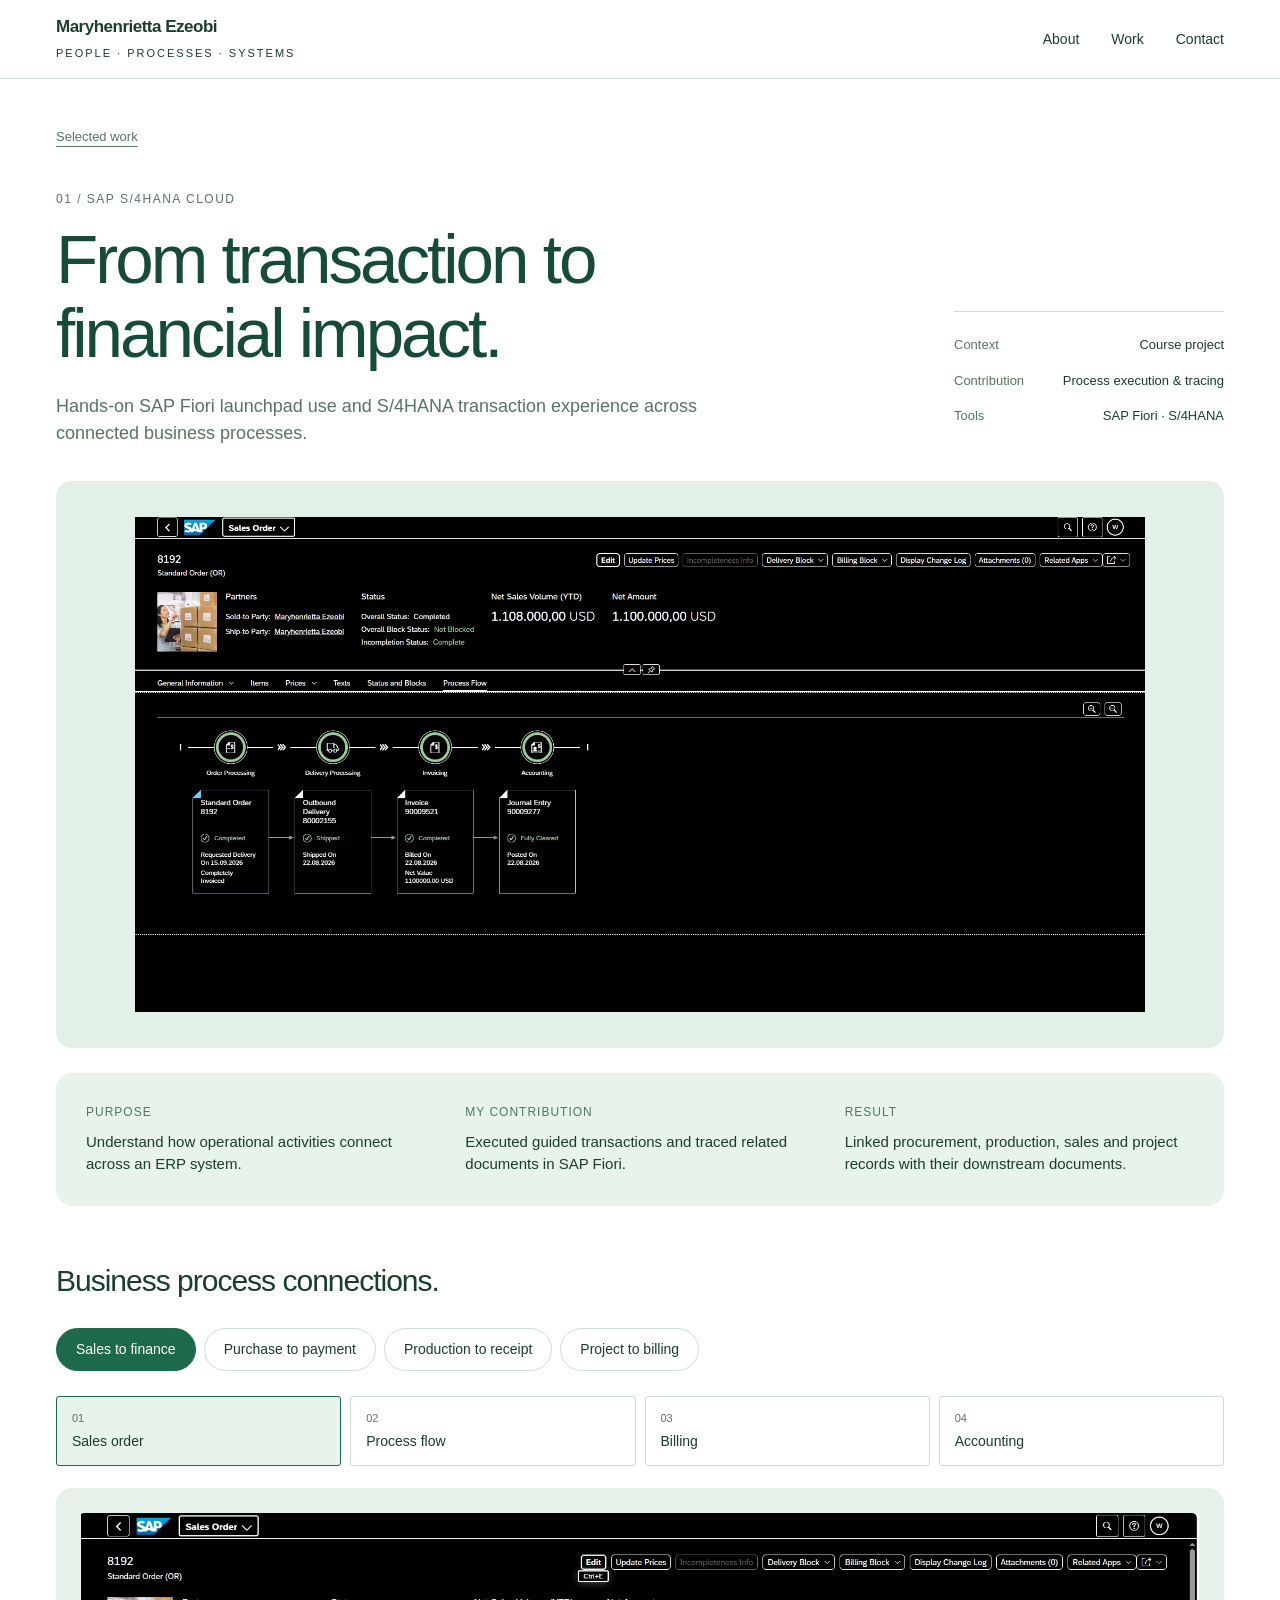
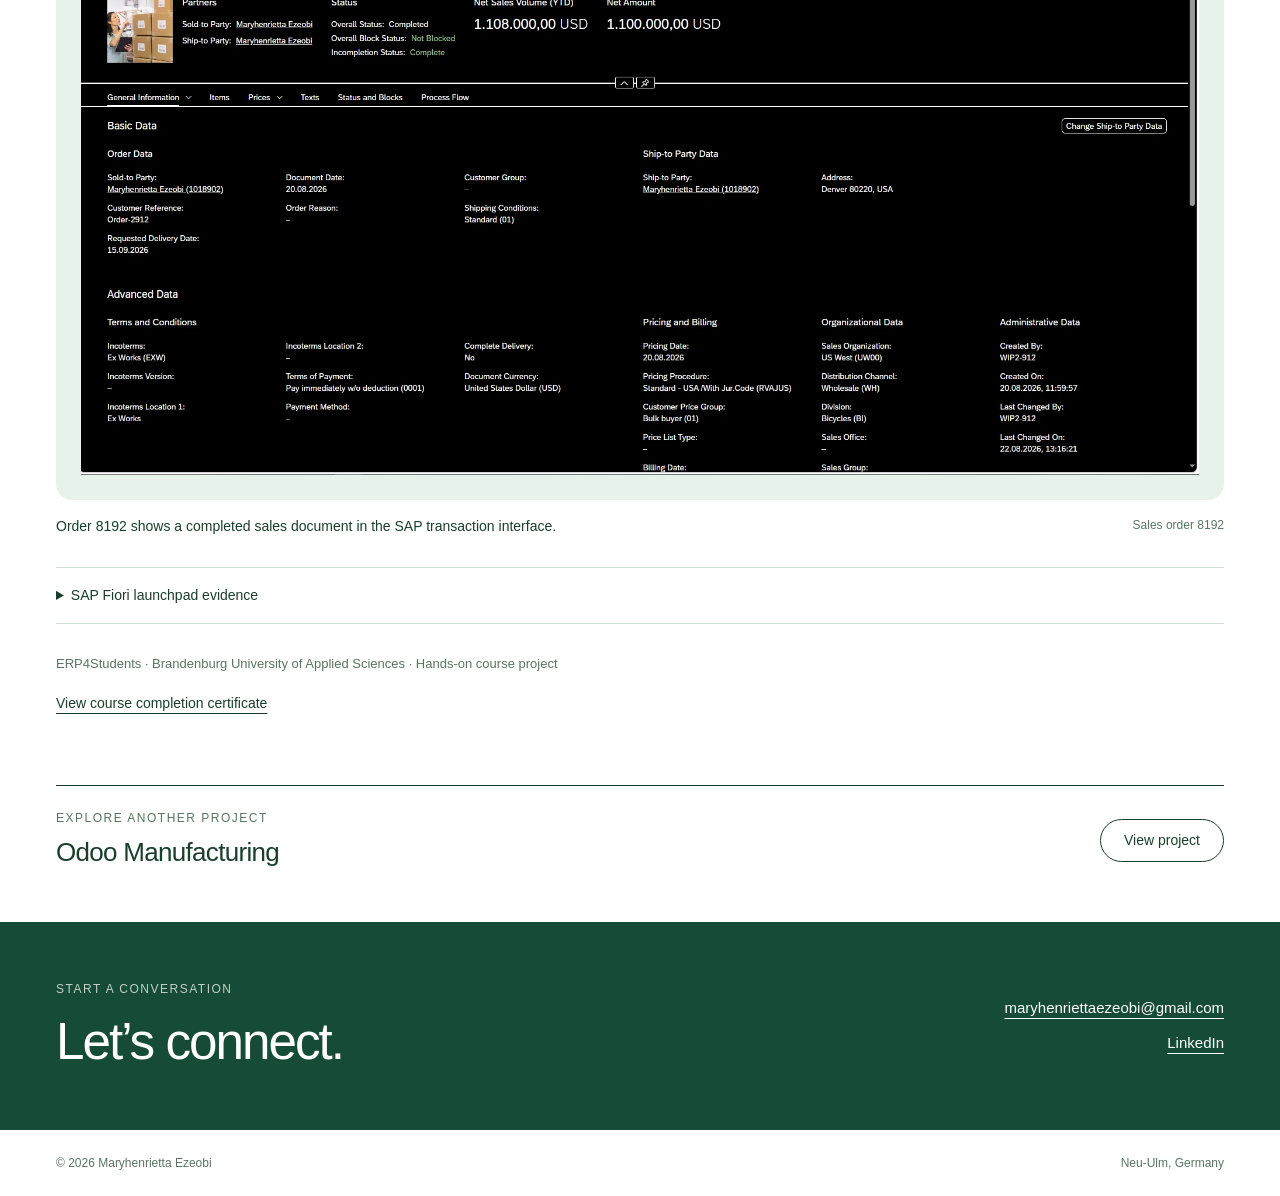
<file: projects/sap.html>
<!doctype html>
<html lang="en"><head><meta charset="utf-8"><meta name="viewport" content="width=device-width,initial-scale=1"><meta name="description" content="Hands-on SAP Fiori experience tracing procurement, production, sales, finance and project billing in an academic SAP S/4HANA Cloud environment."><meta name="theme-color" content="#284e3d"><title>SAP S/4HANA — integrated business processes | Maryhenrietta Ezeobi</title><link rel="icon" href="../assets/favicon.svg" type="image/svg+xml"><link rel="stylesheet" href="../styles.css"><script src="../main.js" defer></script><script src="../content.js" defer></script><script src="../content-edit.js" defer></script></head><body><a class="skip" href="#main">Skip to content</a><header class="site-header"><div class="container header-inner"><a class="brand" href="../index.html" aria-label="Maryhenrietta Ezeobi, home"><span>Maryhenrietta Ezeobi</span><small>People · Processes · Systems</small></a><nav class="nav" aria-label="Main navigation"><a href="../index.html#about">About</a><a href="../index.html#work">Work</a><a href="../index.html#contact">Contact</a></nav></div></header><main id="main"><div class="container"><section class="case-intro"><a class="back" href="../index.html#work">Selected work</a><div class="case-heading"><div><p class="eyebrow" data-edit-text="projects/sap.html::text::0">01 / SAP S/4HANA Cloud</p><h1 data-edit-text="projects/sap.html::text::1">From transaction to<br>financial impact.</h1><p class="intro" data-edit-text="projects/sap.html::text::2">Hands-on SAP Fiori launchpad use and S/4HANA transaction experience across connected business processes.</p></div><dl class="case-meta"><div><dt>Context</dt><dd data-edit-text="projects/sap.html::text::3">Course project</dd></div><div><dt>Contribution</dt><dd data-edit-text="projects/sap.html::text::4">Process execution &amp; tracing</dd></div><div><dt>Tools</dt><dd data-edit-text="projects/sap.html::text::5">SAP Fiori · S/4HANA</dd></div></dl></div></section><div class="case-cover"><img src="../assets/sap-flow.webp" alt="SAP end-to-end process flow for sales order 8192" width="1600" height="800" fetchpriority="high" data-edit-image="projects/sap.html::image::0"></div><div class="facts"><div><h2 data-edit-text="projects/sap.html::text::6">Purpose</h2><p data-edit-text="projects/sap.html::text::7">Understand how operational activities connect across an ERP system.</p></div><div><h2 data-edit-text="projects/sap.html::text::8">My contribution</h2><p data-edit-text="projects/sap.html::text::9">Executed guided transactions and traced related documents in SAP Fiori.</p></div><div><h2 data-edit-text="projects/sap.html::text::10">Result</h2><p data-edit-text="projects/sap.html::text::11">Linked procurement, production, sales and project records with their downstream documents.</p></div></div><section class="case-section"><h2 data-edit-text="projects/sap.html::text::12">Business process connections.</h2><div data-process-browser><div class="process-tabs" role="tablist" aria-label="Business process"><button type="button" role="tab" id="tab-sales" aria-controls="panel-sales" aria-selected="true" tabindex="0">Sales to finance</button><button type="button" role="tab" id="tab-purchase" aria-controls="panel-purchase" aria-selected="false" tabindex="-1">Purchase to payment</button><button type="button" role="tab" id="tab-production" aria-controls="panel-production" aria-selected="false" tabindex="-1">Production to receipt</button><button type="button" role="tab" id="tab-project" aria-controls="panel-project" aria-selected="false" tabindex="-1">Project to billing</button></div><section class="process-panel" id="panel-sales" role="tabpanel" aria-labelledby="tab-sales"><div class="evidence-steps" style="--steps:4"><button type="button" data-image="../assets/sap-sales.webp" data-alt="Completed SAP sales order 8192" data-caption="Order 8192 shows a completed sales document in the SAP transaction interface." data-reference="Sales order 8192" aria-current="true"><span>01</span>Sales order</button><button type="button" data-image="../assets/sap-flow.webp" data-alt="End-to-end SAP process flow for order 8192" data-caption="The process view connects the sales order with subsequent delivery, billing and accounting documents." data-reference="Order 8192" aria-current="false"><span>02</span>Process flow</button><button type="button" data-image="../assets/sap-billing.webp" data-alt="SAP billing document 90009521" data-caption="Billing records the customer charge and the document’s net value and cost." data-reference="Billing 90009521" aria-current="false"><span>03</span>Billing</button><button type="button" data-image="../assets/sap-journal.webp" data-alt="SAP journal entry 90009277 for revenue posting" data-caption="The linked accounting entry makes the financial effect of the sales process visible." data-reference="Journal entry 90009277" aria-current="false"><span>04</span>Accounting</button></div><div class="evidence-stage"><button class="zoom-button" type="button" aria-label="Enlarge: Completed SAP sales order 8192"><img src="../assets/sap-sales.webp" alt="Completed SAP sales order 8192" loading="lazy" data-edit-image="projects/sap.html::image::1"></button></div><div class="evidence-caption" aria-live="polite"><p data-caption>Order 8192 shows a completed sales document in the SAP transaction interface.</p><span data-reference>Sales order 8192</span></div></section><section class="process-panel" id="panel-purchase" role="tabpanel" aria-labelledby="tab-purchase"><div class="evidence-steps" style="--steps:3"><button type="button" data-image="../assets/sap-po.webp" data-alt="SAP purchase order 4500017606 for drivetrain materials" data-caption="The purchase order establishes the procurement transaction." data-reference="PO 4500017606" aria-current="true"><span>01</span>Purchase order</button><button type="button" data-image="../assets/sap-invoice.webp" data-alt="SAP supplier invoice 5105604396 linked to the purchase order" data-caption="The invoice references the purchase order, connecting procurement with accounts payable." data-reference="Invoice 5105604396" aria-current="false"><span>02</span>Supplier invoice</button><button type="button" data-image="../assets/sap-payment.webp" data-alt="SAP payment 2000005822 referencing supplier invoice 5105604396" data-caption="The payment screenshot provides the next linked document in the supplier transaction." data-reference="Payment 2000005822" aria-current="false"><span>03</span>Payment</button></div><div class="evidence-stage"><button class="zoom-button" type="button" aria-label="Enlarge: SAP purchase order 4500017606 for drivetrain materials"><img src="../assets/sap-po.webp" alt="SAP purchase order 4500017606 for drivetrain materials" loading="lazy" data-edit-image="projects/sap.html::image::2"></button></div><div class="evidence-caption" aria-live="polite"><p data-caption>The purchase order establishes the procurement transaction.</p><span data-reference>PO 4500017606</span></div></section><section class="process-panel" id="panel-production" role="tabpanel" aria-labelledby="tab-production"><div class="evidence-steps" style="--steps:4"><button type="button" data-image="../assets/sap-bom.webp" data-alt="SAP multilevel bill of materials for Speedstar" data-caption="The multilevel bill of materials structures the components required for production." data-reference="Speedstar BOM" aria-current="true"><span>01</span>Bill of materials</button><button type="button" data-image="../assets/sap-routing.webp" data-alt="SAP routing 50008542 for Speedstar" data-caption="The routing defines the sequence of manufacturing operations." data-reference="Routing 50008542" aria-current="false"><span>02</span>Routing</button><button type="button" data-image="../assets/sap-production.webp" data-alt="SAP production order 1009012 operations and confirmations" data-caption="Operation confirmations record progress against the production order." data-reference="Order 1009012" aria-current="false"><span>03</span>Confirmation</button><button type="button" data-image="../assets/sap-receipt.webp" data-alt="SAP goods receipt process flow linking production and accounting" data-caption="The receipt process view connects manufacturing activity with material and accounting documents." data-reference="Receipt 5000025332" aria-current="false"><span>04</span>Goods receipt</button></div><div class="evidence-stage"><button class="zoom-button" type="button" aria-label="Enlarge: SAP multilevel bill of materials for Speedstar"><img src="../assets/sap-bom.webp" alt="SAP multilevel bill of materials for Speedstar" loading="lazy" data-edit-image="projects/sap.html::image::3"></button></div><div class="evidence-caption" aria-live="polite"><p data-caption>The multilevel bill of materials structures the components required for production.</p><span data-reference>Speedstar BOM</span></div></section><section class="process-panel" id="panel-project" role="tabpanel" aria-labelledby="tab-project"><div class="evidence-steps" style="--steps:2"><button type="button" data-image="../assets/sap-project.webp" data-alt="SAP Project Builder showing WBS, network and milestones for A-12912" data-caption="The work breakdown structure, network and milestones organise the project work." data-reference="Project A-12912" aria-current="true"><span>01</span>Project structure</button><button type="button" data-image="../assets/sap-project-billing.webp" data-alt="SAP resource-related billing document referencing WBS A-12912-2" data-caption="Billing references the project’s WBS element, linking delivery structure to revenue documentation." data-reference="Billing 90010048" aria-current="false"><span>02</span>Resource billing</button></div><div class="evidence-stage"><button class="zoom-button" type="button" aria-label="Enlarge: SAP Project Builder showing WBS, network and milestones for A-12912"><img src="../assets/sap-project.webp" alt="SAP Project Builder showing WBS, network and milestones for A-12912" loading="lazy" data-edit-image="projects/sap.html::image::4"></button></div><div class="evidence-caption" aria-live="polite"><p data-caption>The work breakdown structure, network and milestones organise the project work.</p><span data-reference>Project A-12912</span></div></section></div></section><details class="launchpad-proof"><summary>SAP Fiori launchpad evidence</summary><button type="button" class="zoom-button" aria-label="Enlarge SAP Fiori launchpad"><img src="../assets/sap-fiori.webp" alt="SAP Fiori launchpad with course process groups for procurement, production, sales, HR, finance, controlling, service and project management" loading="lazy" data-edit-image="projects/sap.html::image::5"></button><p data-edit-text="projects/sap.html::text::17">Launchpad process groups provide access to the course’s business areas and transaction interfaces.</p></details><p class="course-credit" data-edit-text="projects/sap.html::text::18">ERP4Students · Brandenburg University of Applied Sciences · Hands-on course project</p><a class="text-link" href="../assets/sap-course-certificate.pdf" target="_blank" rel="noopener">View course completion certificate</a><div class="next-project"><div><p class="eyebrow" data-edit-text="projects/sap.html::text::19">Explore another project</p><h2 data-edit-text="projects/sap.html::text::20">Odoo Manufacturing</h2></div><a class="pill" href="odoo.html">View project</a></div></div></main><footer class="site-footer"><div class="contact" id="contact"><div class="container contact-inner"><div><p class="eyebrow">Start a conversation</p><h2>Let’s connect.</h2></div><div class="contact-links"><a href="mailto:maryhenriettaezeobi@gmail.com" data-edit-link="projects/sap.html::link::0">maryhenriettaezeobi@gmail.com</a><a href="https://www.linkedin.com/in/maryhenrietta-ezeobi-182b48171/" target="_blank" rel="noopener noreferrer" data-edit-link="projects/sap.html::link::1">LinkedIn</a></div></div></div><div class="container footer"><span>© 2026 Maryhenrietta Ezeobi</span><span>Neu-Ulm, Germany</span></div></footer><dialog class="lightbox" aria-label="Enlarged project evidence"><div class="lightbox-toolbar"><p data-lightbox-caption></p><button class="lightbox-close" type="button">Close</button></div><div class="lightbox-body"><img alt=""><a data-original target="_blank" rel="noopener">Open image in a new tab</a></div></dialog></body></html>
</file>
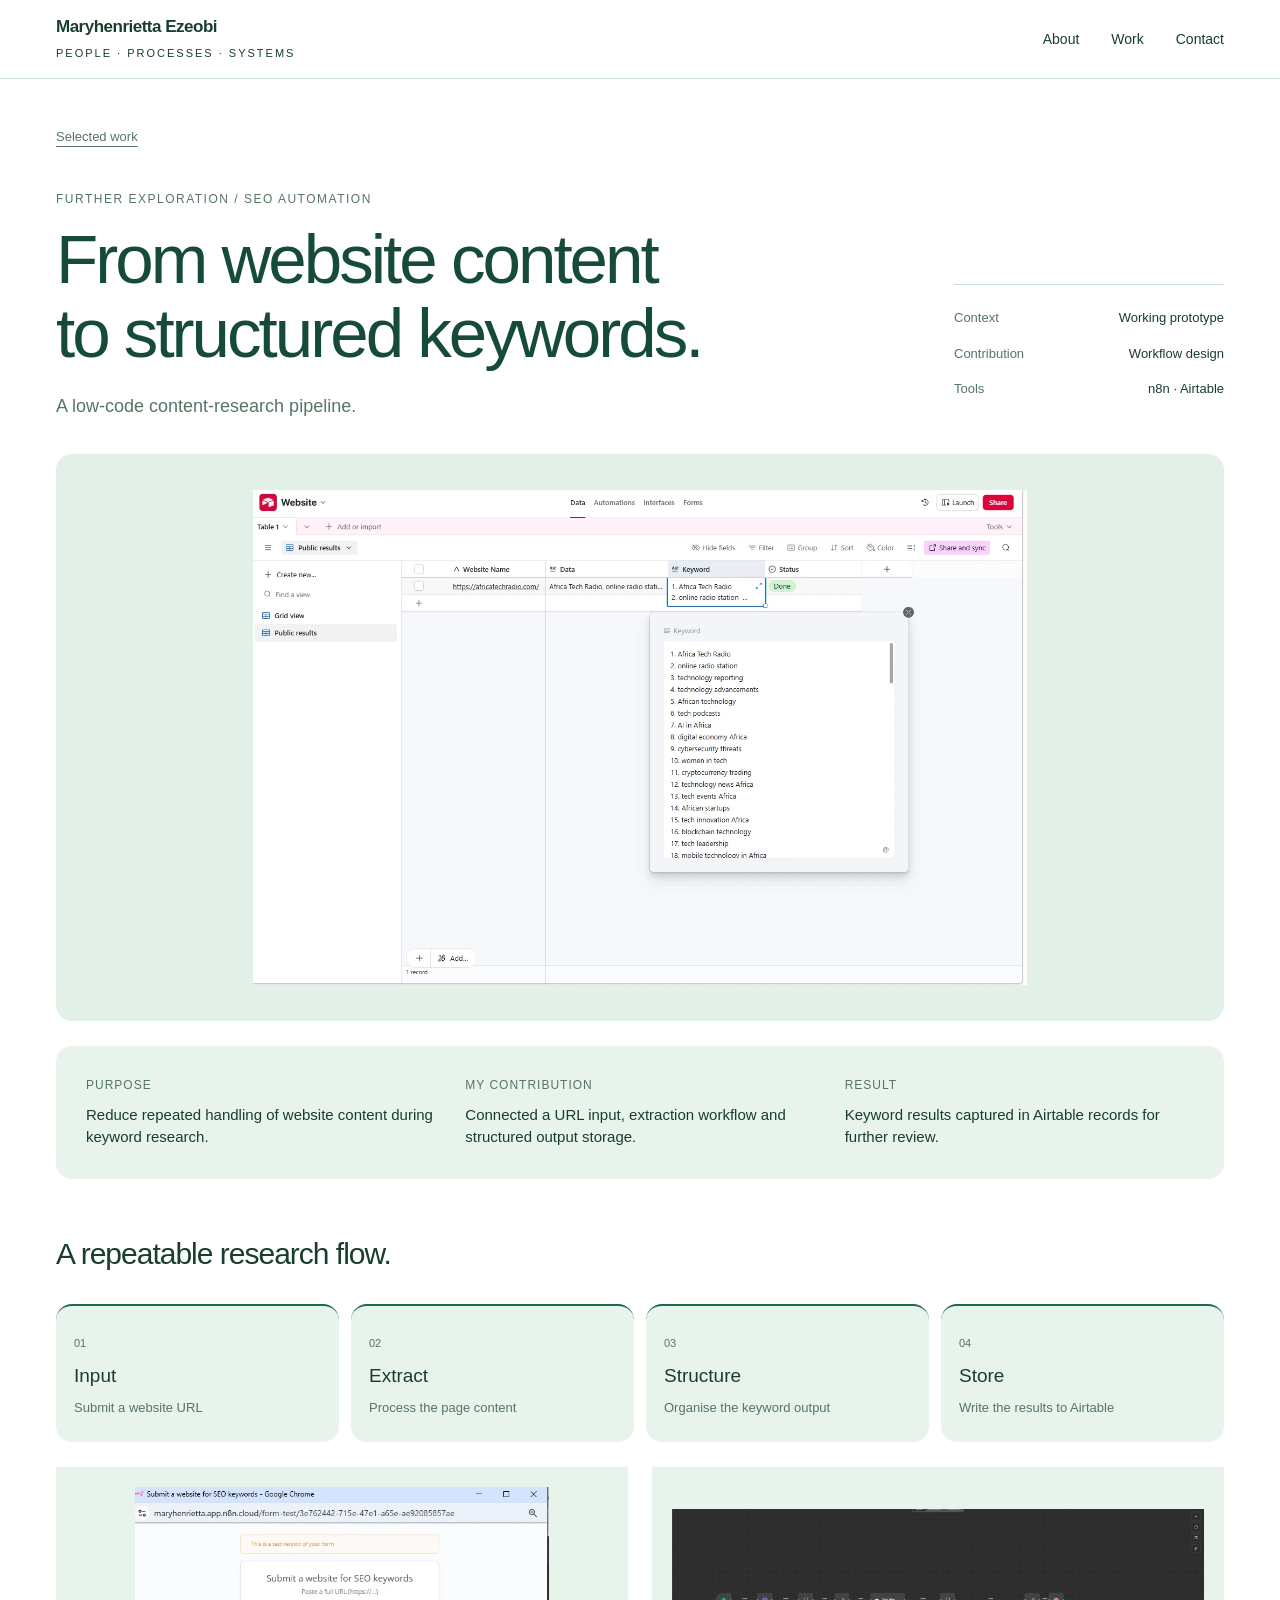
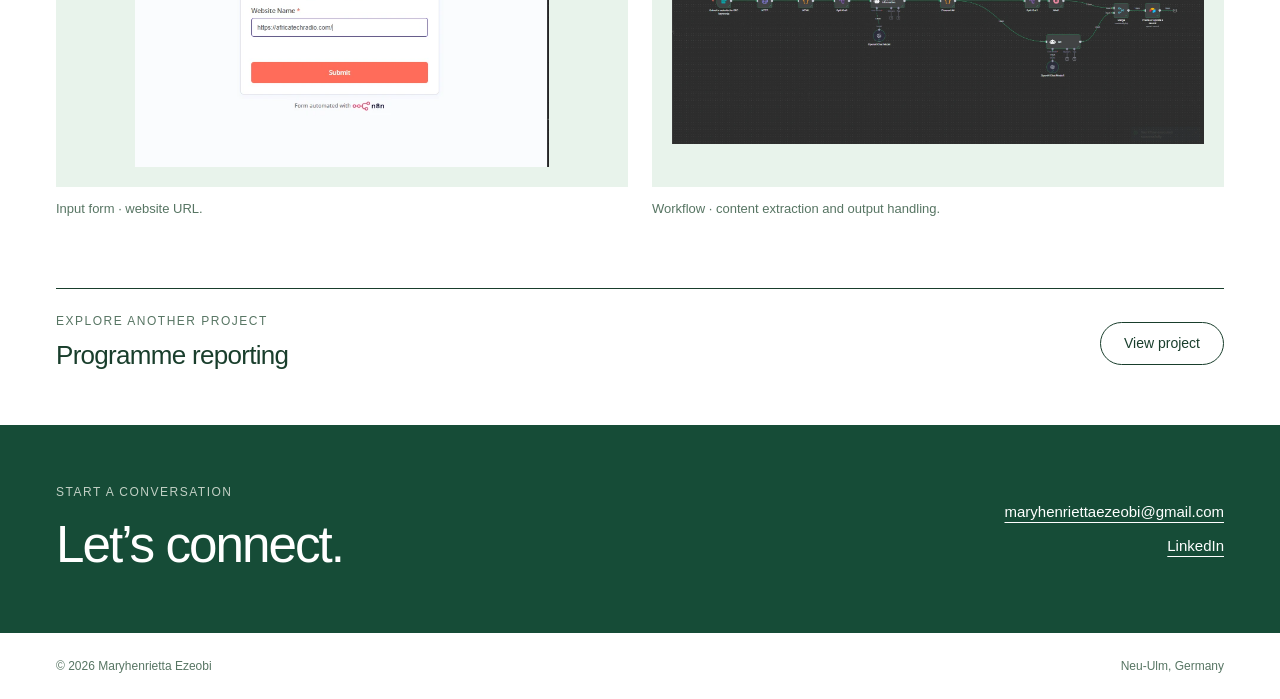
<file: projects/seo.html>
<!doctype html>
<html lang="en"><head><meta charset="utf-8"><meta name="viewport" content="width=device-width,initial-scale=1"><meta name="description" content="A low-code SEO research prototype using n8n and Airtable to turn website content into structured keyword output."><meta name="theme-color" content="#284e3d"><title>SEO research automation | Maryhenrietta Ezeobi</title><link rel="icon" href="../assets/favicon.svg" type="image/svg+xml"><link rel="stylesheet" href="../styles.css"><script src="../main.js" defer></script><script src="../content.js" defer></script><script src="../content-edit.js" defer></script></head><body><a class="skip" href="#main">Skip to content</a><header class="site-header"><div class="container header-inner"><a class="brand" href="../index.html" aria-label="Maryhenrietta Ezeobi, home"><span>Maryhenrietta Ezeobi</span><small>People · Processes · Systems</small></a><nav class="nav" aria-label="Main navigation"><a href="../index.html#about">About</a><a href="../index.html#work">Work</a><a href="../index.html#contact">Contact</a></nav></div></header><main id="main"><div class="container"><section class="case-intro"><a class="back" href="../index.html#work">Selected work</a><div class="case-heading"><div><p class="eyebrow" data-edit-text="projects/seo.html::text::0">Further exploration / SEO automation</p><h1 data-edit-text="projects/seo.html::text::1">From website content<br>to structured keywords.</h1><p class="intro" data-edit-text="projects/seo.html::text::2">A low-code content-research pipeline.</p></div><dl class="case-meta"><div><dt>Context</dt><dd data-edit-text="projects/seo.html::text::3">Working prototype</dd></div><div><dt>Contribution</dt><dd data-edit-text="projects/seo.html::text::4">Workflow design</dd></div><div><dt>Tools</dt><dd data-edit-text="projects/seo.html::text::5">n8n · Airtable</dd></div></dl></div></section><div class="case-cover"><img src="../assets/seo-output.webp" alt="Structured SEO keyword output in Airtable" width="1600" height="800" fetchpriority="high" data-edit-image="projects/seo.html::image::0"></div><div class="facts"><div><h2 data-edit-text="projects/seo.html::text::6">Purpose</h2><p data-edit-text="projects/seo.html::text::7">Reduce repeated handling of website content during keyword research.</p></div><div><h2 data-edit-text="projects/seo.html::text::8">My contribution</h2><p data-edit-text="projects/seo.html::text::9">Connected a URL input, extraction workflow and structured output storage.</p></div><div><h2 data-edit-text="projects/seo.html::text::10">Result</h2><p data-edit-text="projects/seo.html::text::11">Keyword results captured in Airtable records for further review.</p></div></div><section class="case-section"><h2 data-edit-text="projects/seo.html::text::12">A repeatable research flow.</h2><div class="simple-flow" style="--steps:4"><div class="flow-item"><small>01</small><h3 data-edit-text="projects/seo.html::text::13">Input</h3><p data-edit-text="projects/seo.html::text::14">Submit a website URL</p></div><div class="flow-item"><small>02</small><h3 data-edit-text="projects/seo.html::text::15">Extract</h3><p data-edit-text="projects/seo.html::text::16">Process the page content</p></div><div class="flow-item"><small>03</small><h3 data-edit-text="projects/seo.html::text::17">Structure</h3><p data-edit-text="projects/seo.html::text::18">Organise the keyword output</p></div><div class="flow-item"><small>04</small><h3 data-edit-text="projects/seo.html::text::19">Store</h3><p data-edit-text="projects/seo.html::text::20">Write the results to Airtable</p></div></div><div class="evidence-grid"><figure><button type="button" class="zoom-button" aria-label="Enlarge: Website URL submission form"><img src="../assets/seo-input.webp" alt="Website URL submission form" loading="lazy" data-edit-image="projects/seo.html::image::1"></button><figcaption data-edit-text="projects/seo.html::text::21">Input form · website URL.</figcaption></figure><figure><button type="button" class="zoom-button" aria-label="Enlarge: n8n SEO keyword extraction workflow"><img src="../assets/seo-workflow.webp" alt="n8n SEO keyword extraction workflow" loading="lazy" data-edit-image="projects/seo.html::image::2"></button><figcaption data-edit-text="projects/seo.html::text::22">Workflow · content extraction and output handling.</figcaption></figure></div></section><div class="next-project"><div><p class="eyebrow" data-edit-text="projects/seo.html::text::23">Explore another project</p><h2 data-edit-text="projects/seo.html::text::24">Programme reporting</h2></div><a class="pill" href="dashboard.html">View project</a></div></div></main><footer class="site-footer"><div class="contact" id="contact"><div class="container contact-inner"><div><p class="eyebrow">Start a conversation</p><h2>Let’s connect.</h2></div><div class="contact-links"><a href="mailto:maryhenriettaezeobi@gmail.com" data-edit-link="projects/seo.html::link::0">maryhenriettaezeobi@gmail.com</a><a href="https://www.linkedin.com/in/maryhenrietta-ezeobi-182b48171/" target="_blank" rel="noopener noreferrer" data-edit-link="projects/seo.html::link::1">LinkedIn</a></div></div></div><div class="container footer"><span>© 2026 Maryhenrietta Ezeobi</span><span>Neu-Ulm, Germany</span></div></footer><dialog class="lightbox" aria-label="Enlarged project evidence"><div class="lightbox-toolbar"><p data-lightbox-caption></p><button class="lightbox-close" type="button">Close</button></div><div class="lightbox-body"><img alt=""><a data-original target="_blank" rel="noopener">Open image in a new tab</a></div></dialog></body></html>
</file>
<file: styles.css>
@charset "UTF-8";
:root{--paper:#f5f5f0;--ink:#202521;--muted:#626960;--line:#d7dbd2;--green:#284e3d;--wash:#e5e9df;--white:#fff;--radius:4px}*{box-sizing:border-box}html{scroll-behavior:smooth;scroll-padding-top:100px}body{margin:0;background:var(--paper);color:var(--ink);font-family:Arial,Helvetica,sans-serif;font-size:16px;line-height:1.5;-webkit-font-smoothing:antialiased}a{color:inherit;text-decoration:none}button{font:inherit;color:inherit;cursor:pointer}button,a{-webkit-tap-highlight-color:transparent}a:focus-visible,button:focus-visible,summary:focus-visible{outline:3px solid var(--green);outline-offset:5px}img{display:block;max-width:100%;height:auto}h1,h2,h3,p{margin:0}h1,h2,h3{font-weight:500}::selection{background:#cbd9c9}.container{width:min(1280px,calc(100% - 112px));margin:auto}.skip{position:fixed;left:16px;top:-80px;background:var(--ink);color:white;padding:12px;z-index:100}.skip:focus{top:12px}.site-header{position:sticky;top:0;background:rgba(245,245,240,.97);z-index:20;border-bottom:1px solid var(--line)}.header-inner{min-height:84px;display:flex;align-items:center;justify-content:space-between;gap:32px}.brand{font-size:17px;letter-spacing:-.5px;font-weight:600}.brand span{display:block}.brand small{font-size:11px;letter-spacing:2px;font-weight:400;text-transform:uppercase}.nav{display:flex;align-items:center;gap:32px;font-size:14px}.nav a:not(.pill):hover{color:var(--green);text-decoration:underline;text-underline-offset:5px}.pill{display:inline-flex;align-items:center;justify-content:center;padding:10px 23px;border:1px solid var(--ink);border-radius:999px;font-size:14px;transition:background .2s,color .2s}.pill:hover{background:var(--ink);color:var(--paper)}.pill.filled{background:var(--green);border-color:var(--green);color:white}.pill.filled:hover{background:var(--ink)}.eyebrow{font-size:12px;letter-spacing:1.5px;text-transform:uppercase;color:var(--muted)}.hero{padding:68px 0 65px;display:grid;grid-template-columns:1fr 220px;gap:60px;align-items:end}.hero h1{font-size:clamp(48px,6.5vw,88px);line-height:1.05;letter-spacing:-5px;max-width:950px;margin:24px 0 25px}.hero h1 em{font-family:Georgia,serif;font-weight:400;color:var(--green);letter-spacing:-4px}.hero-copy{font-size:17px;color:var(--muted);max-width:550px}.hero-aside{padding-bottom:6px;border-top:1px solid var(--ink)}.hero-aside p{font-size:14px;margin-top:18px}.hero-aside .eyebrow{margin-top:15px;font-size:11px}.hero-aside a{display:inline-block;margin-top:22px;font-size:14px;text-decoration:underline;text-underline-offset:5px}.section-head{display:flex;align-items:center;justify-content:space-between;border-top:1px solid var(--ink);padding:22px 0 30px;gap:20px}.section-head h2{font-size:23px;letter-spacing:-.6px}.section-head span{font-size:12px;color:var(--muted);letter-spacing:1px}.project-grid{display:grid;grid-template-columns:1fr 1fr;gap:44px 28px}.project-card{display:block}.project-image{position:relative;aspect-ratio:1.5;overflow:hidden;background:var(--wash);border-radius:var(--radius);padding:38px 26px 26px;isolation:isolate}.project-image::before{content:attr(data-label);position:absolute;top:13px;left:18px;z-index:3;color:var(--muted);font-size:10px;letter-spacing:1.4px;text-transform:uppercase}.project-image img{width:100%;height:100%;object-fit:contain;box-shadow:0 14px 26px #1a292019;transition:transform .5s}.project-card:hover .project-image img{transform:scale(1.035)}.project-image.sap{background:#e1e7e2}.project-image.odoo{background:#e8e6e0}.project-image.ai{background:#dfe7df;padding:45px 75px 30px}.project-image.magirus{background:#28332c;padding:0}.project-image.magirus::before{color:#fff;background:#28332c;padding:7px 11px;border-radius:2px}.project-image.magirus img{object-fit:cover;object-position:center 29%;height:155%;transform:translateY(-7%);filter:saturate(.7)}.project-card:hover .project-image.magirus img{transform:translateY(-7%) scale(1.035)}.project-info{padding-top:18px}.project-top{display:flex;align-items:baseline;justify-content:space-between;gap:15px}.project-top h3{font-size:23px;letter-spacing:-.7px}.index{color:var(--muted);font-size:12px}.project-info p{color:var(--muted);font-size:15px;margin-top:5px}.tags{display:flex;flex-wrap:wrap;gap:8px;margin-top:15px}.tag{font-size:11px;letter-spacing:.4px;padding:4px 9px;border:1px solid var(--line);border-radius:99px}.tag.scope{background:var(--wash);border-color:var(--wash)}.supporting{margin:76px 0}.sample-grid{display:grid;grid-template-columns:repeat(3,1fr);gap:22px}.sample{display:block;border-top:1px solid var(--line);padding-top:16px}.sample .thumb{aspect-ratio:1.85;background:var(--wash);overflow:hidden;margin-bottom:16px;padding:14px}.sample .thumb img{height:100%;width:100%;object-fit:contain;transition:transform .4s}.sample:hover .thumb img{transform:scale(1.04)}.sample h3{font-size:17px;letter-spacing:-.3px}.sample p{font-size:13px;color:var(--muted);margin-top:4px}.sample .eyebrow{font-size:10px;margin-top:12px}.about{display:grid;grid-template-columns:240px 1fr;gap:90px;border-top:1px solid var(--ink);padding:64px 0 76px;align-items:center}.portrait{width:200px;aspect-ratio:1;border-radius:50%;object-fit:cover;object-position:center}.about h2{font-size:clamp(29px,3.3vw,44px);line-height:1.15;letter-spacing:-1.5px;max-width:740px;margin:16px 0 20px}.about p{max-width:670px;color:var(--muted)}.about .credentials{font-size:13px;margin-top:22px;color:var(--ink)}.contact{background:var(--green);color:var(--paper);padding:58px 0}.contact-inner{display:flex;justify-content:space-between;gap:40px;align-items:center}.contact h2{font-size:clamp(34px,4vw,52px);letter-spacing:-2px;line-height:1.15}.contact .eyebrow{color:#c2d0c5;margin-bottom:15px}.contact-links{display:flex;flex-direction:column;align-items:flex-end;gap:12px;font-size:15px}.contact-links a{text-decoration:underline;text-underline-offset:5px;overflow-wrap:anywhere}.footer{padding:24px 0;display:flex;justify-content:space-between;gap:20px;font-size:12px;color:var(--muted)}.case-intro{padding:45px 0 34px}.back{font-size:13px;color:var(--muted);text-decoration:underline;text-underline-offset:5px}.case-heading{margin-top:42px;display:grid;grid-template-columns:1fr 270px;gap:70px;align-items:end}.case-heading h1{font-size:clamp(42px,5.4vw,72px);line-height:1.07;letter-spacing:-3px;max-width:820px;margin:15px 0 22px}.case-heading .intro{font-size:18px;color:var(--muted);max-width:650px}.case-meta{font-size:13px;border-top:1px solid var(--line);padding-top:15px}.case-meta div{display:flex;justify-content:space-between;gap:12px;padding:8px 0}.case-meta dt{color:var(--muted)}.case-meta dd{margin:0;text-align:right}.case-cover{background:var(--wash);border-radius:var(--radius);padding:36px;max-height:570px;overflow:hidden}.case-cover img{max-height:495px;width:100%;object-fit:contain}.case-cover.portrait-cover{background:#26332c;display:flex;align-items:center;justify-content:center;max-height:500px;gap:55px}.case-cover.portrait-cover img{max-width:340px;height:420px;object-fit:cover;object-position:center 22%;border-radius:3px}.case-cover.portrait-cover .cover-note{color:var(--paper);max-width:350px}.cover-note .eyebrow{color:#c8d3c9}.cover-note h2{font-size:40px;line-height:1.1;letter-spacing:-1.5px;margin:20px 0}.cover-note p{font-size:14px;color:#c8d3c9}.facts{display:grid;grid-template-columns:repeat(3,1fr);gap:35px;padding:42px 0;border-bottom:1px solid var(--line)}.facts h2{font-size:12px;color:var(--muted);letter-spacing:1px;text-transform:uppercase;margin-bottom:10px}.facts p{font-size:15px;max-width:355px}.case-section{padding-top:52px}.case-section h2{font-size:30px;letter-spacing:-1px;margin-bottom:12px}.section-note{font-size:14px;color:var(--muted);max-width:800px;margin-bottom:24px}.process-tabs{display:flex;flex-wrap:wrap;gap:8px;margin:25px 0}.process-tabs button{background:transparent;border:1px solid var(--line);border-radius:99px;padding:10px 19px;font-size:14px}.process-tabs button[aria-selected=true]{background:var(--green);color:#fff;border-color:var(--green)}.process-panel[hidden]{display:none}.evidence-steps{display:grid;grid-template-columns:repeat(var(--steps,4),1fr);gap:9px;margin-bottom:22px}.evidence-steps button{position:relative;text-align:left;background:transparent;border:1px solid var(--line);border-radius:3px;padding:15px;line-height:1.2;font-size:14px;transition:background .2s}.evidence-steps button span{display:block;font-size:11px;color:var(--muted);margin-bottom:8px}.evidence-steps button[aria-current=true]{background:var(--wash);border-color:var(--green)}.evidence-stage{background:#e7ebe3;padding:25px;border-radius:4px}.evidence-stage .zoom-button{display:block;padding:0;width:100%;border:0;background:transparent;cursor:zoom-in}.evidence-stage img{width:100%;max-height:650px;object-fit:contain}.evidence-caption{display:flex;justify-content:space-between;gap:30px;margin-top:16px;font-size:14px}.evidence-caption p{max-width:780px}.evidence-caption span{font-size:12px;color:var(--muted);white-space:nowrap}.zoom-hint{font-size:12px;color:var(--muted);margin-top:12px}.metric-strip{display:grid;grid-template-columns:repeat(3,1fr);border-top:1px solid var(--line);border-bottom:1px solid var(--line);margin:38px 0 0}.metric{padding:27px 25px;border-right:1px solid var(--line)}.metric:last-child{border:0}.metric strong{display:block;font-size:38px;letter-spacing:-1.5px;font-weight:400}.metric span{font-size:13px;color:var(--muted)}.simple-flow{display:grid;grid-template-columns:repeat(var(--steps,4),1fr);gap:12px;margin:28px 0}.flow-item{padding:24px 18px;background:var(--wash);border-top:2px solid var(--green)}.flow-item small{color:var(--muted);font-size:11px}.flow-item h3{font-size:19px;margin-top:8px}.flow-item p{font-size:13px;margin-top:8px;color:var(--muted)}.evidence-grid{display:grid;grid-template-columns:1fr 1fr;gap:24px;margin-top:25px}.evidence-grid figure{margin:0}.evidence-grid .zoom-button{border:0;background:var(--wash);padding:20px;width:100%;height:320px;cursor:zoom-in}.evidence-grid img{width:100%;height:100%;object-fit:contain}.evidence-grid figcaption{font-size:13px;color:var(--muted);padding-top:12px}.limits{border-left:2px solid var(--green);padding:0 0 0 20px;margin:36px 0 0;max-width:840px;font-size:14px;color:var(--muted)}.limits strong{display:block;font-weight:500;color:var(--ink);margin-bottom:6px}.text-link{font-size:14px;display:inline-block;text-decoration:underline;text-underline-offset:5px;margin:20px 20px 0 0}.next-project{display:flex;justify-content:space-between;align-items:center;border-top:1px solid var(--ink);margin:70px 0 50px;padding-top:23px;gap:25px}.next-project h2{font-size:26px;letter-spacing:-.7px}.next-project .eyebrow{margin-bottom:6px}.lightbox{border:0;padding:0;background:var(--paper);width:calc(100% - 64px);max-width:1500px;max-height:92vh;border-radius:4px}.lightbox::backdrop{background:#14231de6}.lightbox-toolbar{display:flex;align-items:center;justify-content:space-between;padding:15px 20px;border-bottom:1px solid var(--line);gap:20px}.lightbox-toolbar p{font-size:13px}.lightbox-close{border:1px solid var(--line);border-radius:999px;background:transparent;padding:8px 16px;font-size:13px}.lightbox-body{padding:20px;overflow:auto;max-height:77vh}.lightbox-body img{width:100%;height:auto}.lightbox-body a{display:inline-block;margin-top:15px;text-decoration:underline;font-size:13px}.resume{max-width:850px;margin:55px auto}.resume h1{font-size:42px;letter-spacing:-1.5px}.resume h2{font-size:23px;margin:34px 0 12px;border-bottom:1px solid var(--line);padding-bottom:8px}.resume h3{font-size:17px;margin:17px 0 6px}.resume p{font-size:15px;margin:8px 0}.resume ul{font-size:15px;padding-left:20px}.resume .sub{color:var(--muted);font-size:13px}.resume-actions{display:flex;gap:12px;margin:25px 0}.caption-credit{font-size:12px;color:var(--muted);margin-top:12px}
@media(min-width:1600px){.container{width:min(1380px,calc(100% - 140px))}.hero h1{font-size:96px}}
@media(max-width:1000px){.container{width:calc(100% - 64px)}.hero{grid-template-columns:1fr 170px;gap:30px}.hero h1{letter-spacing:-3px}.hero h1 em{letter-spacing:-2px}.project-image.ai{padding:42px 40px 22px}.project-top h3{font-size:20px}.about{gap:40px;grid-template-columns:200px 1fr}.case-heading{grid-template-columns:1fr 220px;gap:30px}.case-heading h1{letter-spacing:-2px}.case-cover.portrait-cover{gap:30px}.cover-note h2{font-size:30px}}
@media(max-width:700px){.container{width:calc(100% - 40px)}.header-inner{min-height:72px;gap:15px}.brand{font-size:14px;line-height:1.25}.brand small{font-size:9px;letter-spacing:1.2px}.nav{gap:17px;font-size:12px}.nav .pill{display:none}.hero{display:block;padding:43px 0 40px}.hero h1{font-size:clamp(45px,9.5vw,65px);letter-spacing:-2.5px;margin:19px 0 22px}.hero h1 em{letter-spacing:-2px}.hero .eyebrow{font-size:10px;letter-spacing:1px}.hero-copy{font-size:15px;max-width:400px}.hero-aside{border:0;margin-top:25px;padding:0}.hero-aside p,.hero-aside .eyebrow{display:none}.hero-aside a{margin:0;font-size:13px}.section-head{padding:18px 0 24px}.section-head h2{font-size:21px}.section-head span{font-size:10px}.project-grid{grid-template-columns:1fr;gap:35px}.project-image{aspect-ratio:1.45;padding:37px 20px 22px}.project-image.ai{padding:40px 60px 22px}.project-info{padding-top:14px}.project-top h3{font-size:22px}.project-info p{font-size:14px}.tags{margin-top:11px}.supporting{margin:45px 0}.sample-grid{grid-template-columns:1fr;gap:28px}.sample{display:grid;grid-template-columns:125px 1fr;gap:16px;align-items:start}.sample .thumb{margin:0;grid-row:1/4;aspect-ratio:1.2;padding:9px}.sample h3{font-size:17px}.sample p{font-size:13px}.sample .eyebrow{margin:0}.sample .sample-copy{padding-top:2px}.about{grid-template-columns:1fr;gap:25px;padding:38px 0 44px}.portrait{width:140px}.about h2{font-size:33px;letter-spacing:-1px;margin:12px 0 15px}.about p{font-size:15px}.about .credentials{font-size:12px}.contact{padding:40px 0}.contact-inner{display:block}.contact h2{font-size:37px;letter-spacing:-1.3px}.contact-links{align-items:flex-start;margin-top:25px;font-size:14px}.footer{font-size:10px}.case-intro{padding-top:28px}.case-heading{display:block;margin-top:30px}.case-heading h1{font-size:44px;letter-spacing:-2px}.case-heading .intro{font-size:16px}.case-meta{margin-top:25px}.case-meta div{padding:5px 0}.case-cover{padding:18px}.case-cover.portrait-cover{display:block;max-height:none;padding:25px}.case-cover.portrait-cover img{height:300px;max-width:100%;width:100%}.cover-note{margin-top:25px}.cover-note h2{font-size:32px;margin:12px 0}.facts{grid-template-columns:1fr;gap:22px;padding:30px 0}.facts p{max-width:100%}.case-section{padding-top:34px}.case-section h2{font-size:26px}.process-tabs{gap:7px;margin:20px 0}.process-tabs button{font-size:12px;padding:9px 13px}.evidence-steps{grid-template-columns:1fr 1fr;gap:7px}.evidence-steps button{font-size:12px;padding:12px}.evidence-stage{padding:12px}.evidence-caption{display:block;font-size:13px}.evidence-caption span{display:block;margin-top:8px}.metric-strip{margin-top:25px}.metric{padding:20px 10px}.metric strong{font-size:28px;letter-spacing:-1px}.metric span{font-size:11px;display:block}.simple-flow{grid-template-columns:1fr 1fr;gap:9px}.flow-item{padding:18px 12px}.flow-item h3{font-size:17px}.flow-item p{font-size:12px}.evidence-grid{grid-template-columns:1fr;gap:25px}.evidence-grid .zoom-button{height:280px;padding:15px}.next-project{margin:42px 0 35px}.next-project h2{font-size:21px}.next-project .pill{padding:9px 15px;font-size:12px}.lightbox{width:calc(100% - 20px)}.lightbox-body{padding:10px}.lightbox-toolbar{padding:10px}.resume{margin:35px 20px}.resume h1{font-size:34px}.caption-credit{font-size:11px}}
@media(max-width:700px){.nav{font-size:14px;gap:14px}.process-tabs button,.evidence-steps button{font-size:14px}.hero h1{font-size:clamp(42px,9.5vw,65px)}.hero h1 em{white-space:nowrap}.evidence-caption span{white-space:normal}.case-heading,.hero,.contact-inner{min-width:0}.case-meta dd{overflow-wrap:anywhere}}
@media(max-width:420px){.case-heading h1{font-size:clamp(34px,11.2vw,44px)}.metric-strip{grid-template-columns:1fr}.metric{display:flex;align-items:baseline;gap:20px;border-right:0;border-bottom:1px solid var(--line);padding:15px 0}.metric strong{font-size:30px;min-width:110px}.metric span{font-size:13px}.metric:last-child{border:0}}
@media(max-width:360px){.nav{gap:10px;font-size:13px}.brand{font-size:12px}.brand small{font-size:8px}.container{width:calc(100% - 32px)}.project-image.ai{padding:40px 35px 22px}.sample{grid-template-columns:100px 1fr}.sample-grid h3{font-size:16px}}
@media(prefers-reduced-motion:reduce){html{scroll-behavior:auto}*,*::before,*::after{transition:none!important;animation:none!important}}
@media print{.site-header,.site-footer,.resume-actions,.skip{display:none}.resume{margin:0;max-width:none}body{background:white;color:black;font-size:11pt}.resume h1{font-size:24pt}.resume h2{font-size:14pt;margin-top:18px}.resume h3{font-size:11pt}.resume p,.resume ul{font-size:10pt}.resume h2,.resume h3{break-after:avoid}.resume a{color:black}}

.launchpad-proof{margin-top:30px;border-top:1px solid var(--line);border-bottom:1px solid var(--line);padding:17px 0}.launchpad-proof summary{cursor:pointer;font-size:14px}.launchpad-proof .zoom-button{margin-top:18px;background:var(--wash);border:0;padding:18px;width:100%;cursor:zoom-in}.launchpad-proof img{max-height:450px;width:100%;object-fit:contain}.launchpad-proof p{font-size:13px;color:var(--muted);margin-top:12px}
/* Green-and-white revision: distinct project compositions, less interface narration. */
:root{--paper:#fff;--ink:#193e2c;--muted:#577563;--line:#cbded1;--green:#1d694b;--wash:#e8f3eb}.site-header{background:#fff}.header-inner{min-height:78px}.hero-band{background:#164c37;color:#fff}.hero-band .hero{padding:58px 0 62px;grid-template-columns:1fr 250px;gap:50px}.hero-band .eyebrow{color:#c8e5d2}.hero-band h1{font-size:clamp(48px,5.7vw,82px);letter-spacing:-3.8px;line-height:1.06}.hero-band h1 em{color:#d0edbf;letter-spacing:-2.8px}.hero-band .hero-copy{color:#d9eadd;max-width:630px}.hero-cta{margin-top:27px;border-color:#b9d6c4;color:#fff}.hero-cta:hover{background:#fff;color:#164c37}.hero-portrait{text-align:center;align-self:center}.hero-portrait img{width:210px;aspect-ratio:1;border-radius:50%;object-fit:cover;margin:auto;border:7px solid #ffffff22}.hero-portrait p{font-size:15px;margin-top:15px}.hero-portrait span{font-size:12px;color:#c8e5d2}.hero-band+.container>.section-head{margin-top:40px}#work{padding-top:38px}.section-head{border-color:var(--green)}.project-grid{grid-template-columns:repeat(12,minmax(0,1fr));gap:55px 32px}.project-card:nth-child(1){grid-column:span 7}.project-card:nth-child(2){grid-column:span 5}.project-card:nth-child(3){grid-column:span 5}.project-card:nth-child(4){grid-column:span 7}.project-card:nth-child(2) .project-image{aspect-ratio:1.18}.project-image.sap{background:#d7eadc;padding:48px 24px 26px}.project-image.odoo{background:#e8f3e9;padding:26px 22px 20px;display:flex;flex-direction:column}.project-image.odoo::before{position:static;margin-bottom:15px}.project-image.odoo img{min-height:0;flex:1;object-fit:contain}.odoo-proof{display:flex;align-items:center;gap:15px;margin-bottom:16px}.odoo-proof strong{font-size:47px;font-weight:400;letter-spacing:-2px;line-height:1}.odoo-proof span{font-size:13px;max-width:160px;line-height:1.3}.project-image.ai{background:#1d694b;padding:45px 25px 0;aspect-ratio:1.12;color:#fff;display:flex;flex-direction:column;align-items:center}.project-image.ai::before{color:#cee5d5}.project-image.ai img{height:195px;width:auto;max-width:85%;margin-top:20px;object-fit:cover;object-position:top;min-height:0}.ai-proof{align-self:stretch}.ai-proof>span{display:block;font-size:12px;color:#d8ecde}.ai-proof strong{font-size:47px;font-weight:400;line-height:1.2;letter-spacing:-1.5px;display:block;margin:8px 0}.ai-proof small{font-size:18px;margin:0 9px;color:#c8e5d2}.project-image.magirus.mosaic{display:grid;grid-template-columns:1fr 1.15fr 1fr;gap:10px;padding:52px 18px 18px;background:#e2efe6;align-items:stretch;aspect-ratio:1.56}.project-image.magirus.mosaic::before{background:transparent;color:var(--green);padding:0;top:18px}.project-image.magirus.mosaic img{height:100%;width:100%;object-fit:cover;object-position:50% 15%;transform:none;filter:none;border-radius:3px;min-height:0}.project-card:hover .project-image.magirus.mosaic img{transform:scale(1.015)}.project-top h3{font-size:25px}.index{font-size:11px;white-space:nowrap}.tag.scope{background:#1d694b;color:white;border-color:#1d694b}.about{grid-template-columns:200px 1fr;padding:50px 0 65px;align-items:start;background:white}.about .eyebrow{margin-top:20px}.about h2{margin-top:0}.contact{background:#164c37}.case-heading h1{color:#164c37}.facts{padding:30px;background:#e8f3eb;gap:30px;border:0;margin-top:25px}.facts p{font-size:15px}.case-cover{background:#e3f0e7}.process-tabs button[aria-selected=true]{background:#1d694b}.evidence-stage{background:#e7f2ea}.simple-flow{margin-bottom:0}.flow-item{background:#e8f3eb}.course-credit{font-size:13px;color:var(--muted);margin-top:30px}.research-results{background:#164c37;color:white;padding:45px;display:grid;grid-template-columns:1fr 1fr;gap:45px;border-radius:5px;margin:16px 0 0}.research-results .eyebrow{color:#c8e5d2}.research-results h2{font-size:35px;letter-spacing:-1px;line-height:1.13;margin:14px 0 18px}.research-results p{font-size:15px;max-width:460px;color:#d8ecde}.quality-chart{margin:0;align-self:center}.quality-chart figcaption{font-size:13px;margin-bottom:20px;color:#d8ecde}.bar-row{display:grid;grid-template-columns:100px 1fr 40px;gap:10px;align-items:center;margin:17px 0;font-size:13px}.bar-track{height:27px;background:#ffffff15;border-radius:2px;overflow:hidden}.bar-track>div{height:100%;background:#7ca790}.hitl .bar-track>div{background:#d0edbf}.bar-row strong{font-weight:400;font-size:20px}.quality-chart p{font-size:11px;margin-top:22px}.research-metrics{display:grid;grid-template-columns:repeat(3,minmax(0,1fr));gap:25px;padding:32px 0;border-bottom:1px solid var(--line)}.research-metrics>div{min-width:0}.research-metrics span{font-size:12px;color:var(--muted)}.research-metrics strong{display:block;font-size:35px;font-weight:400;letter-spacing:-1px;margin:9px 0}.research-metrics small{font-size:15px;color:var(--muted)}.research-metrics p{font-size:12px;color:var(--muted)}.study-story{display:grid;grid-template-columns:1fr 1fr;gap:55px}.study-story .eyebrow{margin-bottom:13px}.study-story p{font-size:15px;max-width:510px}.study-story .study-note{font-size:12px;color:var(--muted);margin-top:15px}.magirus-lead{display:grid;grid-template-columns:1.3fr 1fr;gap:50px;padding:38px 45px;background:#164c37;color:white;border-radius:5px}.magirus-lead h2{font-size:39px;line-height:1.1;letter-spacing:-1.5px;margin:13px 0 18px}.magirus-lead .eyebrow{color:#cee5d5}.magirus-lead p{font-size:15px;color:#d8ecde;max-width:540px}.magirus-number{align-self:center;text-align:right}.magirus-number strong{font-size:74px;font-weight:400;letter-spacing:-4px;display:block;color:#d0edbf}.magirus-number span{font-size:13px}.social-gallery{display:grid;grid-template-columns:repeat(3,1fr);gap:35px 23px}.social-gallery figure{margin:0;min-width:0}.social-gallery .zoom-button{background:#e8f3eb;border:0;padding:15px;height:430px;width:100%;cursor:zoom-in;border-radius:4px}.social-gallery img{height:100%;width:100%;object-fit:cover;object-position:50% 22%}.social-gallery figcaption{font-size:13px;color:var(--muted);margin-top:12px}.magirus-video{display:grid;grid-template-columns:1.3fr 1fr;gap:50px;padding:40px;background:#e8f3eb;margin-top:55px;border-radius:5px}.magirus-video h2{font-size:37px;margin:13px 0 18px}.magirus-video p{font-size:15px;max-width:520px}.magirus-video .video-credit{font-size:12px;color:var(--muted);margin-top:12px}.magirus-video .pill{margin-top:25px}.video-role{display:grid;grid-template-columns:30px 1fr;align-items:center;gap:14px;border-left:1px solid #b3cebc;padding-left:35px}.video-role span{font-size:12px;color:var(--muted)}.video-role h3{font-size:22px}.launchpad-proof figure{margin:20px 0}.launchpad-proof figcaption{font-size:13px;margin-top:10px;color:var(--muted)}
@media(max-width:1000px){.hero-band .hero{grid-template-columns:1fr 190px;gap:30px}.hero-band h1{font-size:63px;letter-spacing:-3px}.hero-portrait img{width:175px}.project-top h3{font-size:21px}.ai-proof strong{font-size:39px}.social-gallery .zoom-button{height:340px}.research-results{padding:30px;gap:25px}.research-results h2{font-size:29px}.research-metrics strong{font-size:30px}.magirus-lead h2{font-size:33px}}
@media(max-width:700px){.hero-band .hero{display:block;padding:40px 0}.hero-band h1{font-size:clamp(42px,10vw,58px);letter-spacing:-2px;margin:20px 0}.hero-band h1 em{letter-spacing:-2px;white-space:normal}.hero-portrait{display:flex;align-items:center;gap:14px;text-align:left;margin-top:32px}.hero-portrait img{width:73px;border-width:3px;margin:0}.hero-portrait p{font-size:13px;margin:0}.hero-portrait span{display:none}.hero-band .hero-copy{font-size:15px}.hero-cta{margin-top:23px}.project-grid{grid-template-columns:1fr;gap:35px}.project-card:nth-child(n){grid-column:auto}.project-card:nth-child(2) .project-image{aspect-ratio:1.3}.project-image.ai{aspect-ratio:1.25;padding-top:43px}.project-image.ai img{height:160px}.ai-proof strong{font-size:39px}.project-image.magirus.mosaic{gap:7px;padding:45px 11px 13px;aspect-ratio:1.3}.project-top{align-items:start}.project-top h3{font-size:22px;max-width:250px}.index{font-size:10px;padding-top:5px}.about{display:block;padding:32px 0 42px}.about .eyebrow{margin:0 0 18px}.about h2{font-size:31px}.facts{padding:23px;gap:20px}.research-results{grid-template-columns:1fr;padding:25px;gap:28px}.research-results h2{font-size:30px}.research-metrics{grid-template-columns:1fr;gap:22px}.research-metrics>div{display:grid;grid-template-columns:1fr 1fr;gap:5px;align-items:center}.research-metrics strong{font-size:30px;text-align:right;margin:0}.research-metrics p{grid-column:1/-1}.study-story{grid-template-columns:1fr;gap:27px}.magirus-lead{grid-template-columns:1fr;padding:25px;gap:22px}.magirus-lead h2{font-size:32px}.magirus-number{text-align:left}.magirus-number strong{font-size:57px;letter-spacing:-2px}.social-gallery{grid-template-columns:1fr 1fr;gap:20px 12px}.social-gallery .zoom-button{height:270px;padding:8px}.magirus-video{grid-template-columns:1fr;padding:25px;gap:28px;margin-top:35px}.video-role{padding-left:0;border:0}.video-role h3{font-size:19px}.magirus-video h2{font-size:30px}.bar-row{grid-template-columns:90px 1fr 35px;font-size:12px}.research-results p{font-size:14px}.section-head span{max-width:130px;text-align:right}}@media(max-width:360px){.hero-band h1{font-size:37px;letter-spacing:-1.7px}.hero-band h1 em{letter-spacing:-1.7px}.research-metrics strong{font-size:26px}.social-gallery .zoom-button{height:235px}}

.hero-band + .container > .about{border-top:0;padding-top:40px;padding-bottom:36px}.hero-band + .container > #about + #work{padding-top:0}

.project-grid > .project-card:nth-child(1),.project-grid > .project-card:nth-child(4){grid-column:span 7}.project-grid > .project-card:nth-child(2),.project-grid > .project-card:nth-child(3){grid-column:span 5}.deliverable-access{background:#e5f2e7;padding:28px;border-radius:8px}.deliverable-access p{margin-bottom:20px}@media(max-width:700px){.project-grid > .project-card:nth-child(n){grid-column:1 / -1}}

.work-files{display:flex;gap:12px;flex-wrap:wrap;margin-top:24px}

/* Consistent project cards and softer panel corners. */
:root{--radius:16px}
.project-grid{grid-template-columns:repeat(2,minmax(0,1fr));gap:30px}
.project-grid > .project-card:nth-child(n){grid-column:auto;min-width:0;border-radius:16px;overflow:hidden;background:#fff;box-shadow:0 8px 26px rgba(22,76,55,.07);border:1px solid #e1ece4;display:flex;flex-direction:column}
.project-grid .project-card .project-image{height:360px;aspect-ratio:auto;border-radius:0;flex:none}
.project-image.sap,.project-image.odoo{display:flex;flex-direction:column}
.project-image.sap img,.project-image.odoo img{flex:1;min-height:0;height:0;object-fit:contain}
.project-grid .project-image.ai{padding:45px 25px 20px}
.project-grid .project-image.ai img{height:185px;flex:1;min-height:0;object-fit:contain;margin-top:16px}
.project-info{padding:22px 24px 25px;flex:1}
.project-top h3{font-size:22px}
.project-grid .index{flex-shrink:0}
.sample{border:1px solid #e1ece4;border-radius:16px;overflow:hidden;padding:0;background:#fff;box-shadow:0 8px 26px rgba(22,76,55,.05)}
.sample .thumb{border-radius:0;margin-bottom:0}
.sample-copy{padding:20px}
.case-cover,.facts,.flow-item,.evidence-stage,.research-results,.magirus-lead,.magirus-video,.deliverable-access,.social-gallery .zoom-button{border-radius:16px}
@media(max-width:700px){.project-grid{grid-template-columns:1fr;gap:26px}.project-grid .project-card .project-image{height:320px}.project-info{padding:20px}.project-grid .project-image.ai img{height:150px}}
@media(max-width:360px){.project-grid .project-card .project-image{height:290px}.ai-proof strong{font-size:35px}}
</file>
